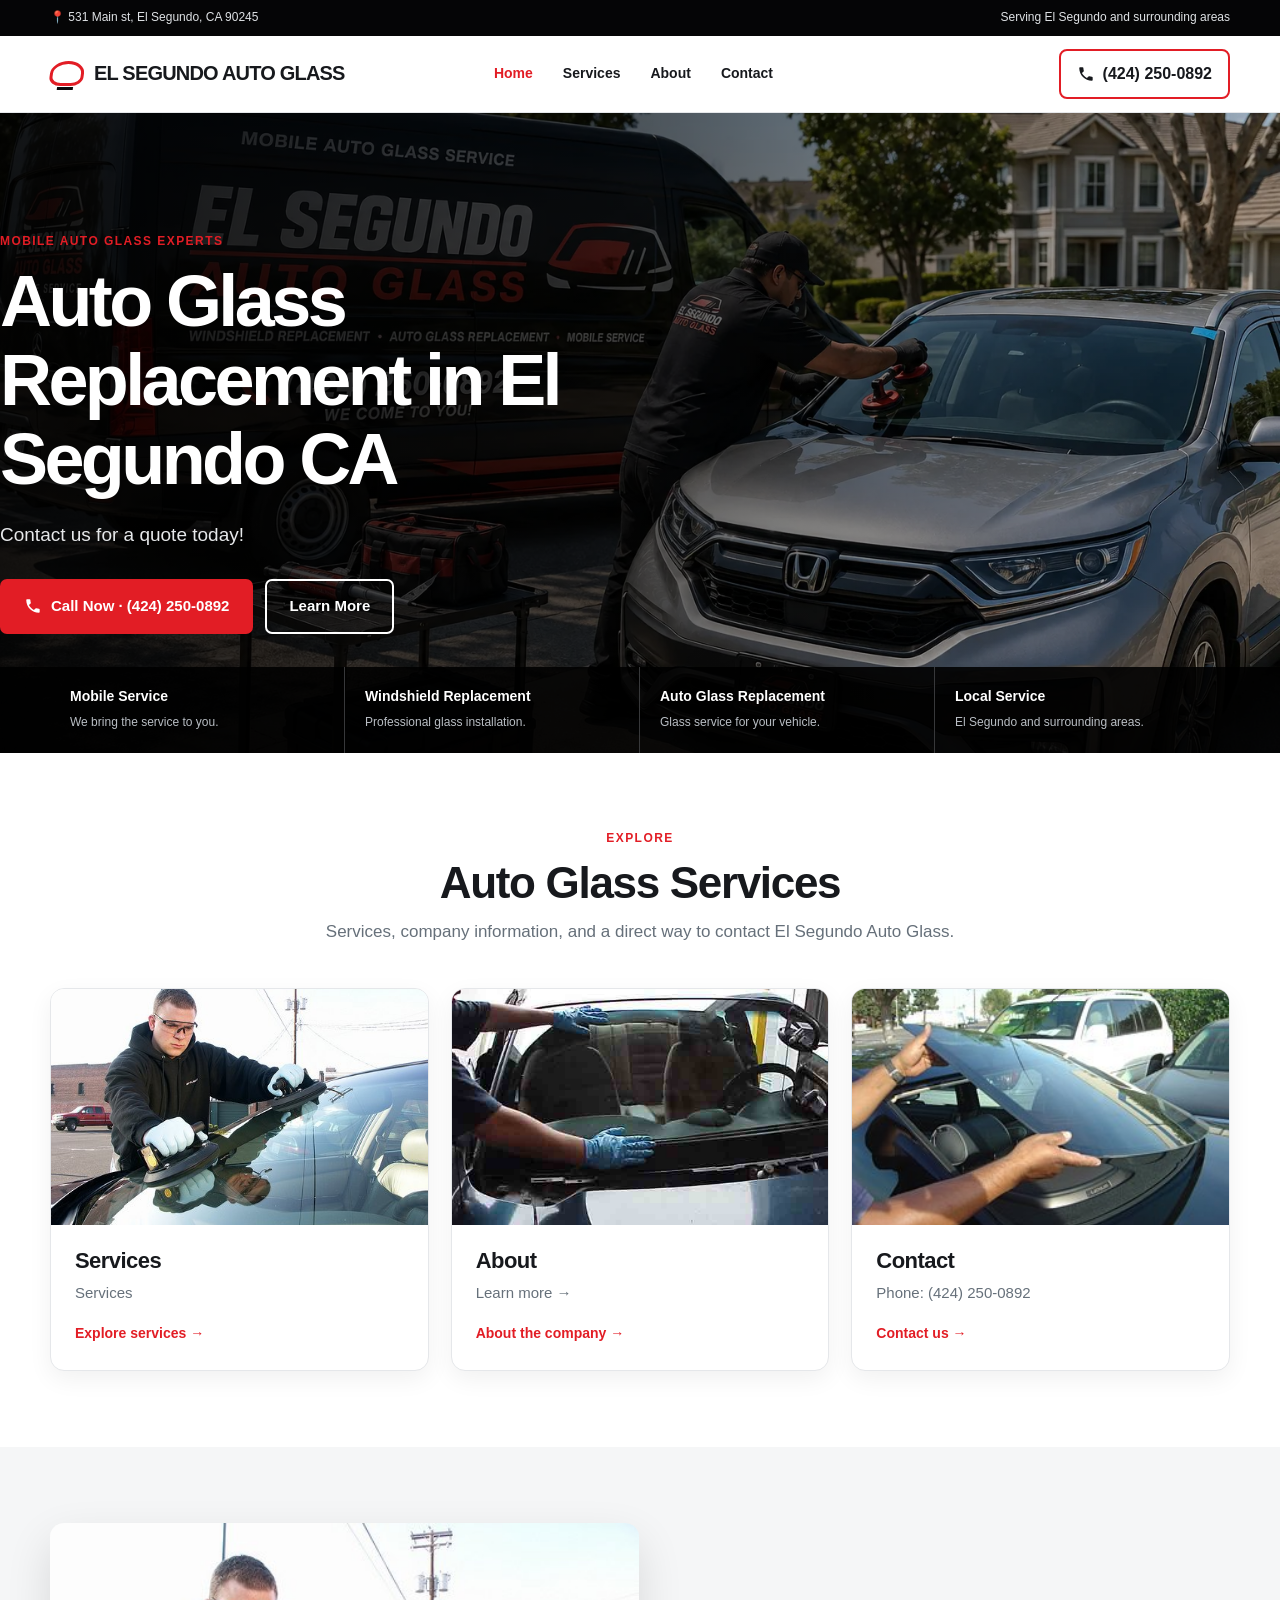
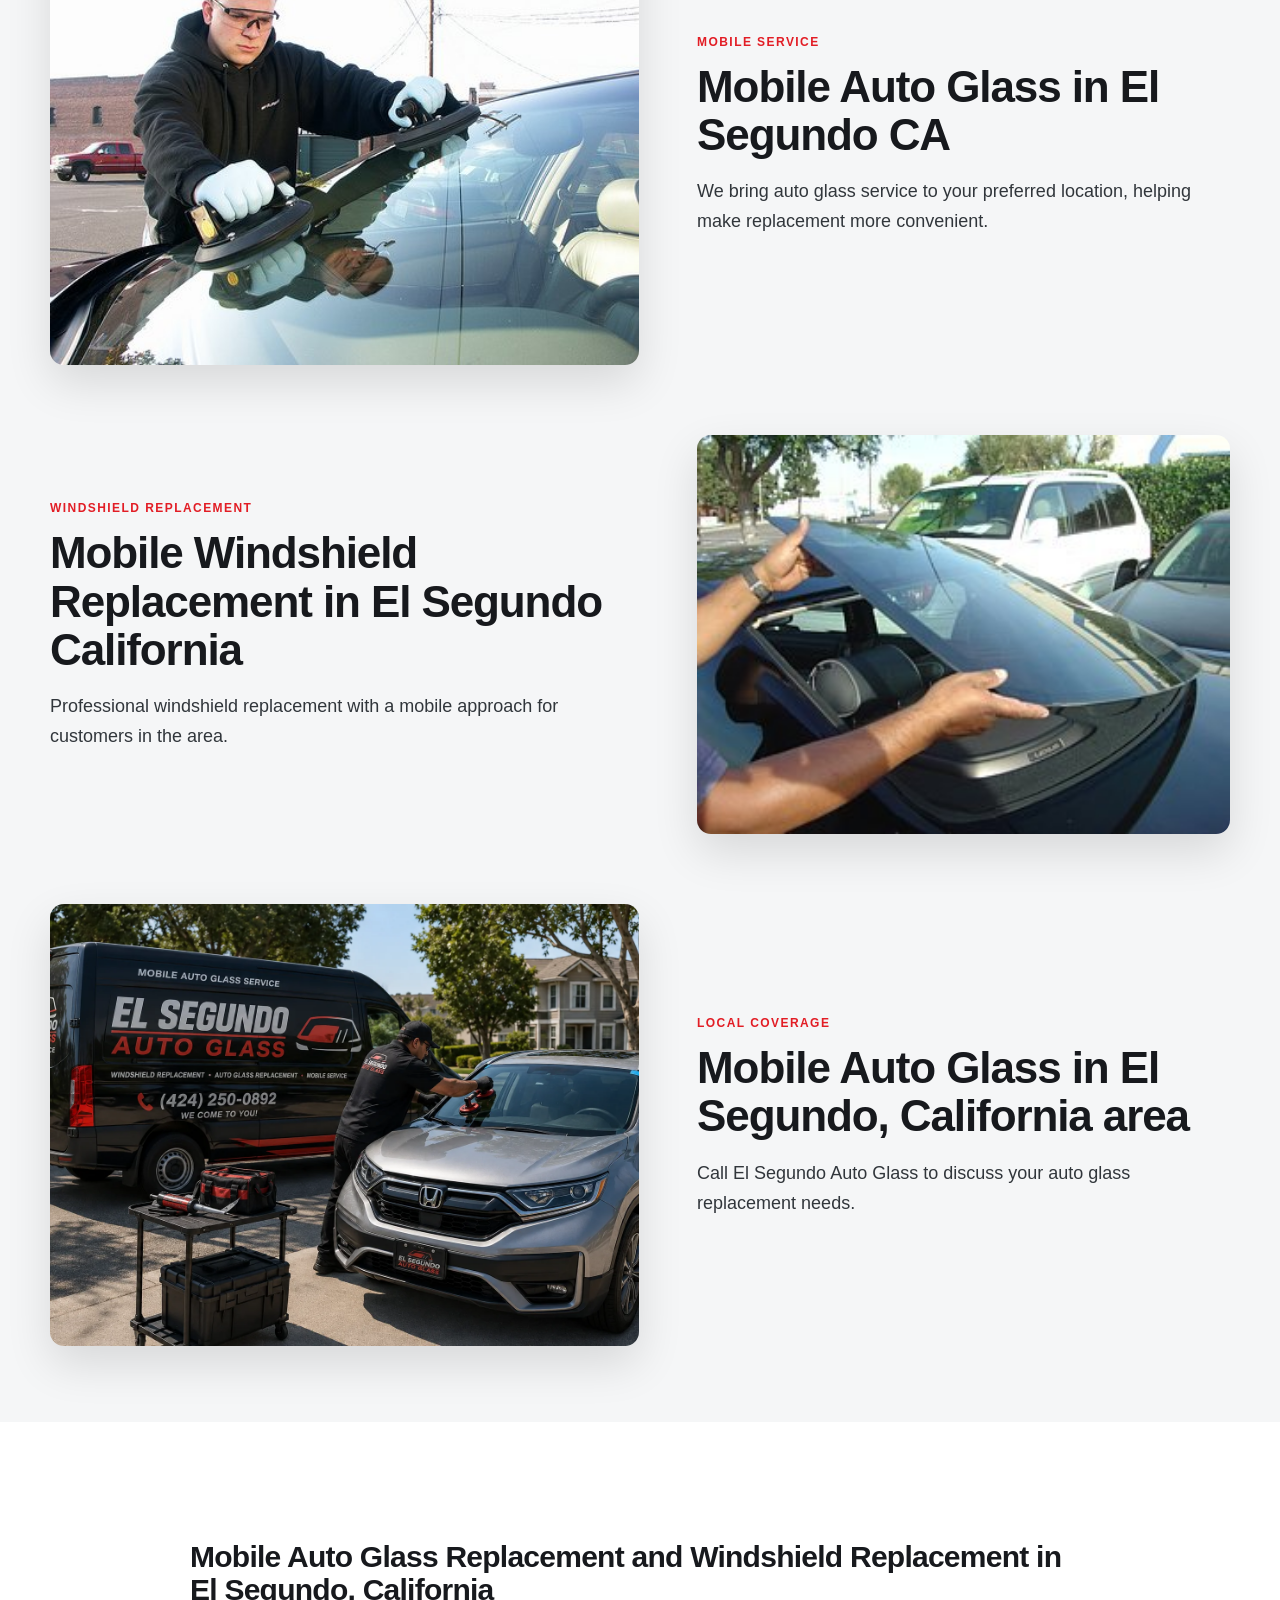
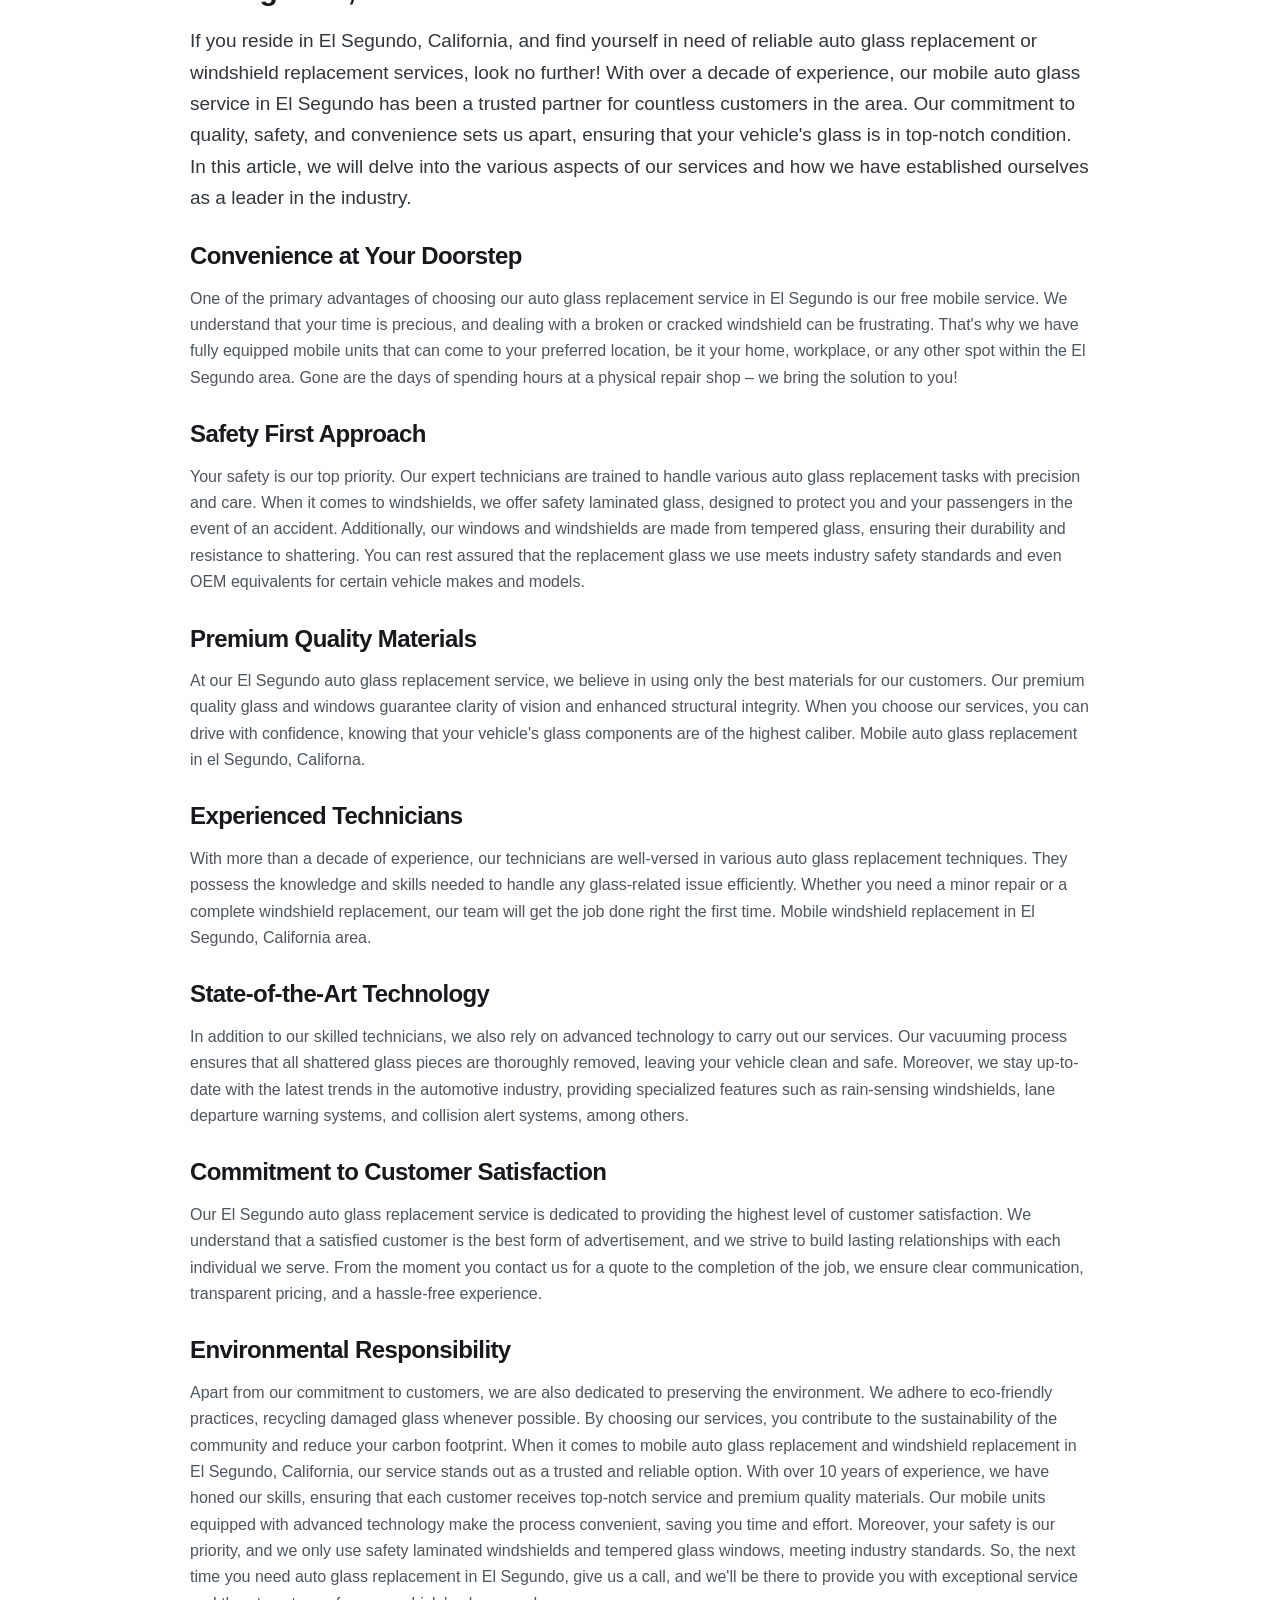
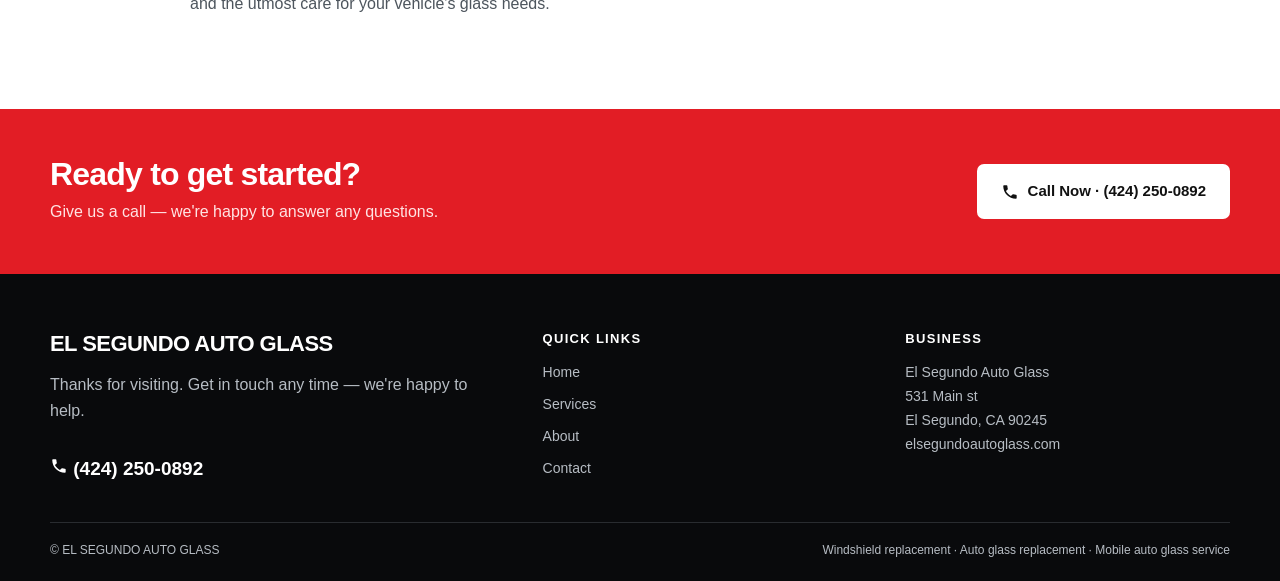
<file: index.html>
<!DOCTYPE html><html lang="en"><head><meta charset="utf-8"><meta name="viewport" content="width=device-width, initial-scale=1"><title>Mobile Auto Glass Replacement in El Segundo Windshield Replacement in El Segundo CA</title><meta name="description" content="El Segundo auto glass has been providing auto glass replacement in El Segundo area for more than 10 years. Give us a call today and get an estimate for your windshield repair in El Segundo CA or nearby city. Auto glass repair in Torrance, windshield repair in Gardena, car glass repair in Torrance, mobile car glass in El Segundo, auto glass in Torrance, windshield replacement in Inglewood, mobile auto glass in Hawthorne, car glass in Torrance, windshield replacement in El Segundo."><link rel="canonical" href="https://elsegundoautoglass.com/"/><link rel="stylesheet" href="assets/redesign.css"><script type="application/ld+json">{"@context":"https://schema.org","@type":"AutomotiveBusiness","name":"El Segundo Auto Glass","url":"https://elsegundoautoglass.com","telephone":"+1-424-250-0892","address":{"@type":"PostalAddress","streetAddress":"531 Main st","addressLocality":"El Segundo","addressRegion":"CA","postalCode":"90245","addressCountry":"US"},"areaServed":"El Segundo and surrounding areas","serviceType":["Windshield replacement","Auto glass replacement","Mobile auto glass service"]}</script></head><body><div class="topbar"><div class="container"><span>📍 531 Main st, El Segundo, CA 90245</span><span>Serving El Segundo and surrounding areas</span></div></div>
<header class="site-header"><div class="container header-inner">
<a href="index.html" class="brand"><span class="brand-mark" aria-hidden="true"></span>EL SEGUNDO AUTO GLASS</a>
<nav class="nav" aria-label="Primary navigation"><a href="index.html" class="active">Home</a><a href="services.html" class="">Services</a><a href="about.html" class="">About</a><a href="contact_us.html" class="">Contact</a></nav><div class="nav-backdrop"></div>
<a class="header-call" href="tel:4242500892"><svg aria-hidden="true" viewBox="0 0 24 24" width="18" height="18" fill="currentColor"><path d="M6.6 10.8c1.4 2.8 3.8 5.1 6.6 6.6l2.2-2.2c.3-.3.7-.4 1-.2 1.1.4 2.3.6 3.5.6.6 0 1 .4 1 1V20c0 .6-.4 1-1 1C10.6 21 3 13.4 3 4c0-.6.4-1 1-1h3.5c.6 0 1 .4 1 1 0 1.2.2 2.4.6 3.5.1.4 0 .8-.3 1L6.6 10.8z"/></svg><span>(424) 250-0892</span></a>
<button class="nav-toggle" aria-label="Open menu" aria-expanded="false"><span></span><span></span><span></span></button>
</div></header>
<section class="hero"><div class="container hero-inner"><div class="hero-copy">
<span class="eyebrow">Mobile Auto Glass Experts</span><h1>Auto Glass Replacement in El Segundo CA</h1><p>Contact us for a quote today!</p>
<div class="hero-actions"><a class="btn btn-red" href="tel:4242500892"><svg aria-hidden="true" viewBox="0 0 24 24" width="18" height="18" fill="currentColor"><path d="M6.6 10.8c1.4 2.8 3.8 5.1 6.6 6.6l2.2-2.2c.3-.3.7-.4 1-.2 1.1.4 2.3.6 3.5.6.6 0 1 .4 1 1V20c0 .6-.4 1-1 1C10.6 21 3 13.4 3 4c0-.6.4-1 1-1h3.5c.6 0 1 .4 1 1 0 1.2.2 2.4.6 3.5.1.4 0 .8-.3 1L6.6 10.8z"/></svg> Call Now · (424) 250-0892</a><a class="btn btn-outline" href="#more">Learn More</a></div>
</div></div><div class="hero-meta"><div class="container">
<div class="meta-item"><strong>Mobile Service</strong><span>We bring the service to you.</span></div><div class="meta-item"><strong>Windshield Replacement</strong><span>Professional glass installation.</span></div><div class="meta-item"><strong>Auto Glass Replacement</strong><span>Glass service for your vehicle.</span></div><div class="meta-item"><strong>Local Service</strong><span>El Segundo and surrounding areas.</span></div>
</div></div></section>
<section class="section"><div class="container"><div class="section-head"><span class="eyebrow">Explore</span><h2>Auto Glass Services</h2><p>Services, company information, and a direct way to contact El Segundo Auto Glass.</p></div>
<div class="cards">
<a class="card" href="services.html"><div class="card-media"><img src="images/windshield-installation.jpg" alt="Windshield replacement service" loading="lazy"></div><div class="card-body"><h3>Services</h3><p>Services</p><span class="card-link">Explore services →</span></div></a>
<a class="card" href="about.html"><div class="card-media"><img src="images/glass-replacement.jpg" alt="Auto glass replacement service" loading="lazy"></div><div class="card-body"><h3>About</h3><p>Learn more →</p><span class="card-link">About the company →</span></div></a>
<a class="card" href="contact_us.html"><div class="card-media"><img src="images/windshield-fitting.jpg" alt="Mobile auto glass technician" loading="lazy"></div><div class="card-body"><h3>Contact</h3><p>Phone: (424) 250-0892</p><span class="card-link">Contact us →</span></div></a>
</div></div></section>
<section class="section section-light" id="more"><div class="container">
<div class="split"><div class="split-media"><img src="images/windshield-installation.jpg" alt="Mobile Auto Glass in El Segundo CA" loading="lazy"></div><div><span class="eyebrow">Mobile Service</span><h2>Mobile Auto Glass in El Segundo CA</h2><p class="lead">We bring auto glass service to your preferred location, helping make replacement more convenient.</p></div></div>
<div class="split reverse" style="margin-top:70px"><div class="split-media"><img src="images/windshield-fitting.jpg" alt="Mobile Windshield Replacement in El Segundo California" loading="lazy"></div><div><span class="eyebrow">Windshield Replacement</span><h2>Mobile Windshield Replacement in El Segundo California</h2><p class="lead">Professional windshield replacement with a mobile approach for customers in the area.</p></div></div>
<div class="split" style="margin-top:70px"><div class="split-media"><img src="images/hero-wide.webp" alt="Mobile Auto Glass in El Segundo, California area" loading="lazy"></div><div><span class="eyebrow">Local Coverage</span><h2>Mobile Auto Glass in El Segundo, California area</h2><p class="lead">Call El Segundo Auto Glass to discuss your auto glass replacement needs.</p></div></div>
</div></section>
<section class="section"><div class="container article">
<h2>Mobile Auto Glass Replacement and Windshield Replacement in El Segundo, California</h2>
<p class="article-intro">If you reside in El Segundo, California, and find yourself in need of reliable auto glass replacement or windshield replacement services, look no further! With over a decade of experience, our mobile auto glass service in El Segundo has been a trusted partner for countless customers in the area. Our commitment to quality, safety, and convenience sets us apart, ensuring that your vehicle's glass is in top-notch condition. In this article, we will delve into the various aspects of our services and how we have established ourselves as a leader in the industry.</p>
<h3>Convenience at Your Doorstep</h3><p>One of the primary advantages of choosing our auto glass replacement service in El Segundo is our free mobile service. We understand that your time is precious, and dealing with a broken or cracked windshield can be frustrating. That's why we have fully equipped mobile units that can come to your preferred location, be it your home, workplace, or any other spot within the El Segundo area. Gone are the days of spending hours at a physical repair shop – we bring the solution to you!</p>
<h3>Safety First Approach</h3><p>Your safety is our top priority. Our expert technicians are trained to handle various auto glass replacement tasks with precision and care. When it comes to windshields, we offer safety laminated glass, designed to protect you and your passengers in the event of an accident. Additionally, our windows and windshields are made from tempered glass, ensuring their durability and resistance to shattering. You can rest assured that the replacement glass we use meets industry safety standards and even OEM equivalents for certain vehicle makes and models.</p>
<h3>Premium Quality Materials</h3><p>At our El Segundo auto glass replacement service, we believe in using only the best materials for our customers. Our premium quality glass and windows guarantee clarity of vision and enhanced structural integrity. When you choose our services, you can drive with confidence, knowing that your vehicle's glass components are of the highest caliber. Mobile auto glass replacement in el Segundo, Californa.</p>
<h3>Experienced Technicians</h3><p>With more than a decade of experience, our technicians are well-versed in various auto glass replacement techniques. They possess the knowledge and skills needed to handle any glass-related issue efficiently. Whether you need a minor repair or a complete windshield replacement, our team will get the job done right the first time. Mobile windshield replacement in El Segundo, California area.</p>
<h3>State-of-the-Art Technology</h3><p>In addition to our skilled technicians, we also rely on advanced technology to carry out our services. Our vacuuming process ensures that all shattered glass pieces are thoroughly removed, leaving your vehicle clean and safe. Moreover, we stay up-to-date with the latest trends in the automotive industry, providing specialized features such as rain-sensing windshields, lane departure warning systems, and collision alert systems, among others.</p>
<h3>Commitment to Customer Satisfaction</h3><p>Our El Segundo auto glass replacement service is dedicated to providing the highest level of customer satisfaction. We understand that a satisfied customer is the best form of advertisement, and we strive to build lasting relationships with each individual we serve. From the moment you contact us for a quote to the completion of the job, we ensure clear communication, transparent pricing, and a hassle-free experience.</p>
<h3>Environmental Responsibility</h3><p>Apart from our commitment to customers, we are also dedicated to preserving the environment. We adhere to eco-friendly practices, recycling damaged glass whenever possible. By choosing our services, you contribute to the sustainability of the community and reduce your carbon footprint. When it comes to mobile auto glass replacement and windshield replacement in El Segundo, California, our service stands out as a trusted and reliable option. With over 10 years of experience, we have honed our skills, ensuring that each customer receives top-notch service and premium quality materials. Our mobile units equipped with advanced technology make the process convenient, saving you time and effort. Moreover, your safety is our priority, and we only use safety laminated windshields and tempered glass windows, meeting industry standards. So, the next time you need auto glass replacement in El Segundo, give us a call, and we'll be there to provide you with exceptional service and the utmost care for your vehicle's glass needs.</p>
</div></section>
<section class="cta"><div class="container cta-inner"><div><h2>Ready to get started?</h2><p>Give us a call — we're happy to answer any questions.</p></div><a class="btn btn-light" href="tel:4242500892"><svg aria-hidden="true" viewBox="0 0 24 24" width="18" height="18" fill="currentColor"><path d="M6.6 10.8c1.4 2.8 3.8 5.1 6.6 6.6l2.2-2.2c.3-.3.7-.4 1-.2 1.1.4 2.3.6 3.5.6.6 0 1 .4 1 1V20c0 .6-.4 1-1 1C10.6 21 3 13.4 3 4c0-.6.4-1 1-1h3.5c.6 0 1 .4 1 1 0 1.2.2 2.4.6 3.5.1.4 0 .8-.3 1L6.6 10.8z"/></svg> Call Now · (424) 250-0892</a></div></section>
<footer class="site-footer"><div class="container"><div class="footer-grid">
<div class="footer-brand"><h3>EL SEGUNDO AUTO GLASS</h3><p>Thanks for visiting. Get in touch any time — we're happy to help.</p><a class="footer-phone" href="tel:4242500892"><svg aria-hidden="true" viewBox="0 0 24 24" width="18" height="18" fill="currentColor"><path d="M6.6 10.8c1.4 2.8 3.8 5.1 6.6 6.6l2.2-2.2c.3-.3.7-.4 1-.2 1.1.4 2.3.6 3.5.6.6 0 1 .4 1 1V20c0 .6-.4 1-1 1C10.6 21 3 13.4 3 4c0-.6.4-1 1-1h3.5c.6 0 1 .4 1 1 0 1.2.2 2.4.6 3.5.1.4 0 .8-.3 1L6.6 10.8z"/></svg> (424) 250-0892</a></div>
<div><h4>Quick Links</h4><div class="footer-links"><a href="index.html">Home</a><a href="services.html">Services</a><a href="about.html">About</a><a href="contact_us.html">Contact</a></div></div>
<div><h4>Business</h4><div class="footer-address">El Segundo Auto Glass<br>531 Main st<br>El Segundo, CA 90245<br><a href="https://elsegundoautoglass.com">elsegundoautoglass.com</a></div></div>
</div><div class="footer-bottom"><span>&copy; EL SEGUNDO AUTO GLASS</span><span>Windshield replacement · Auto glass replacement · Mobile auto glass service</span></div></div></footer><script src="assets/redesign.js"></script></body></html>
</file>
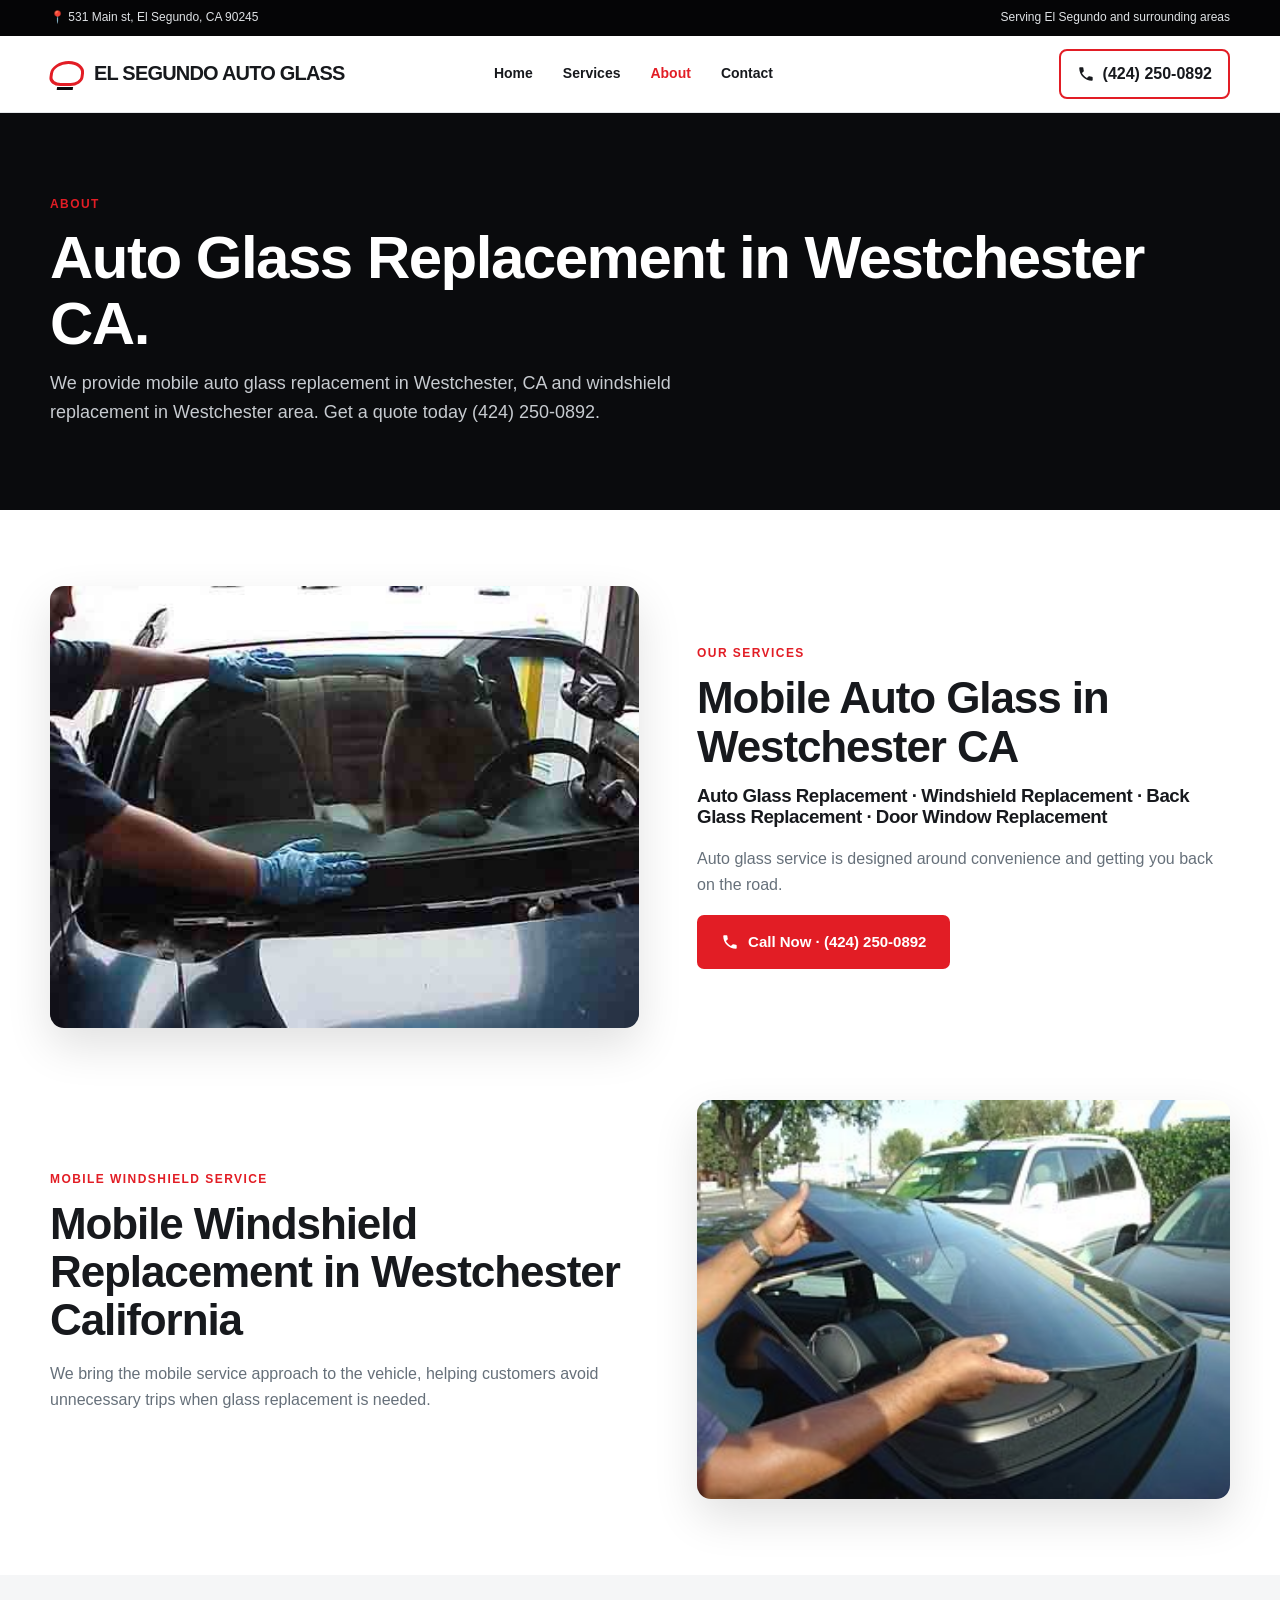
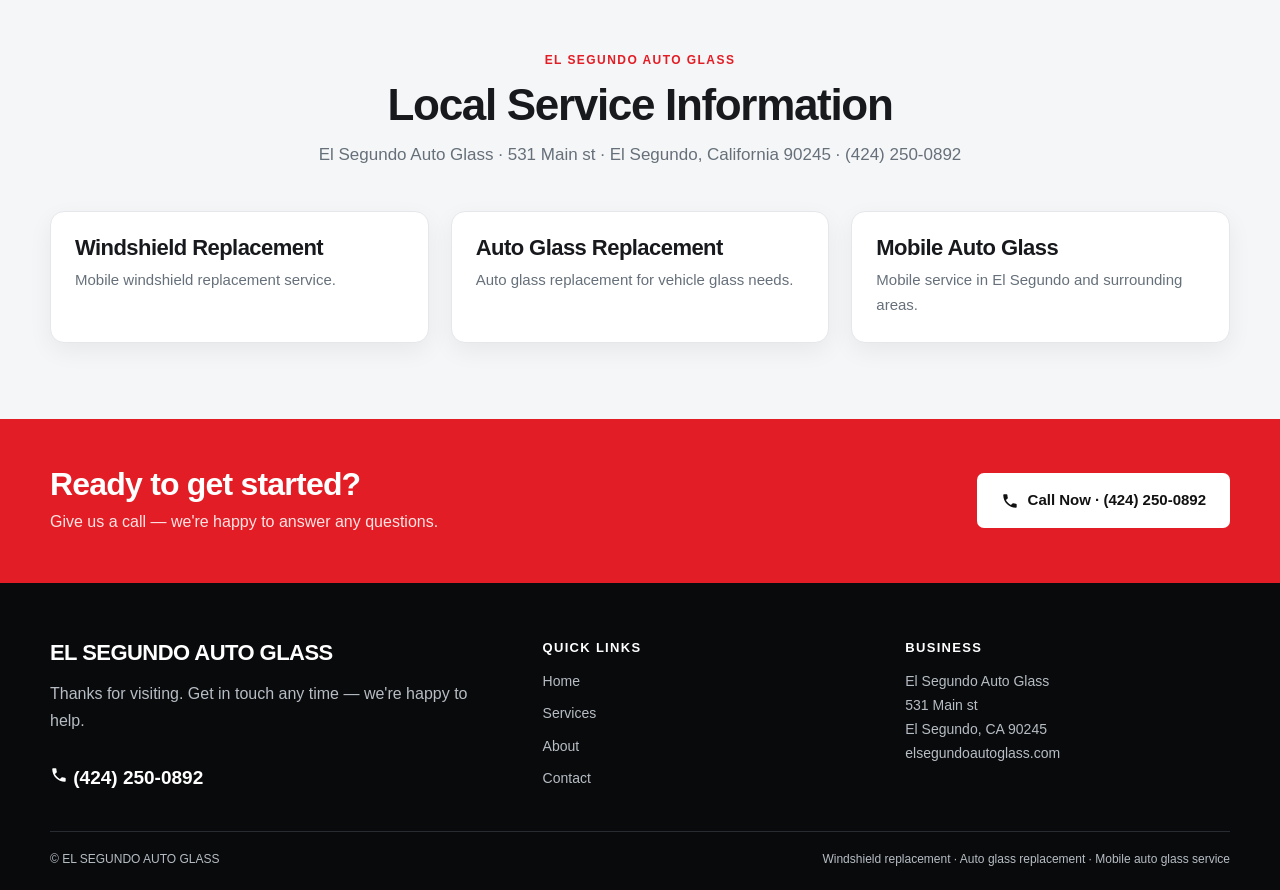
<file: about.html>
<!DOCTYPE html><html lang="en"><head><meta charset="utf-8"><meta name="viewport" content="width=device-width, initial-scale=1"><title>Mobile Auto Glass Replacement in Westchester Windshield Replacement in Westchester CA</title><meta name="description" content="We provide mobile auto glass replacement in Westchester, CA and windshield replacement in Westchester area. Get a quote today (424) 250-0892."><link rel="canonical" href="https://elsegundoautoglass.com/about"/><link rel="stylesheet" href="assets/redesign.css"></head><body><div class="topbar"><div class="container"><span>📍 531 Main st, El Segundo, CA 90245</span><span>Serving El Segundo and surrounding areas</span></div></div>
<header class="site-header"><div class="container header-inner">
<a href="index.html" class="brand"><span class="brand-mark" aria-hidden="true"></span>EL SEGUNDO AUTO GLASS</a>
<nav class="nav" aria-label="Primary navigation"><a href="index.html" class="">Home</a><a href="services.html" class="">Services</a><a href="about.html" class="active">About</a><a href="contact_us.html" class="">Contact</a></nav><div class="nav-backdrop"></div>
<a class="header-call" href="tel:4242500892"><svg aria-hidden="true" viewBox="0 0 24 24" width="18" height="18" fill="currentColor"><path d="M6.6 10.8c1.4 2.8 3.8 5.1 6.6 6.6l2.2-2.2c.3-.3.7-.4 1-.2 1.1.4 2.3.6 3.5.6.6 0 1 .4 1 1V20c0 .6-.4 1-1 1C10.6 21 3 13.4 3 4c0-.6.4-1 1-1h3.5c.6 0 1 .4 1 1 0 1.2.2 2.4.6 3.5.1.4 0 .8-.3 1L6.6 10.8z"/></svg><span>(424) 250-0892</span></a>
<button class="nav-toggle" aria-label="Open menu" aria-expanded="false"><span></span><span></span><span></span></button>
</div></header>
<section class="page-hero"><div class="container"><span class="eyebrow">About</span><h1>Auto Glass Replacement in Westchester CA.</h1><p>We provide mobile auto glass replacement in Westchester, CA and windshield replacement in Westchester area. Get a quote today (424) 250-0892.</p></div></section>
<section class="section"><div class="container">
<div class="split"><div class="split-media"><img src="images/glass-replacement.jpg" alt="Mobile Auto Glass in Westchester CA" loading="lazy"></div><div><span class="eyebrow">Our Services</span><h2>Mobile Auto Glass in Westchester CA</h2><h3>Auto Glass Replacement · Windshield Replacement · Back Glass Replacement · Door Window Replacement</h3><p>Auto glass service is designed around convenience and getting you back on the road.</p><a class="btn btn-red" href="tel:4242500892"><svg aria-hidden="true" viewBox="0 0 24 24" width="18" height="18" fill="currentColor"><path d="M6.6 10.8c1.4 2.8 3.8 5.1 6.6 6.6l2.2-2.2c.3-.3.7-.4 1-.2 1.1.4 2.3.6 3.5.6.6 0 1 .4 1 1V20c0 .6-.4 1-1 1C10.6 21 3 13.4 3 4c0-.6.4-1 1-1h3.5c.6 0 1 .4 1 1 0 1.2.2 2.4.6 3.5.1.4 0 .8-.3 1L6.6 10.8z"/></svg> Call Now · (424) 250-0892</a></div></div>
<div class="split reverse" style="margin-top:72px"><div class="split-media"><img src="images/windshield-fitting.jpg" alt="Mobile Windshield Replacement in Westchester California" loading="lazy"></div><div><span class="eyebrow">Mobile Windshield Service</span><h2>Mobile Windshield Replacement in Westchester California</h2><p>We bring the mobile service approach to the vehicle, helping customers avoid unnecessary trips when glass replacement is needed.</p></div></div>
</div></section>
<section class="section section-light"><div class="container"><div class="section-head"><span class="eyebrow">El Segundo Auto Glass</span><h2>Local Service Information</h2><p>El Segundo Auto Glass · 531 Main st · El Segundo, California 90245 · (424) 250-0892</p></div>
<div class="cards"><div class="card"><div class="card-body"><h3>Windshield Replacement</h3><p>Mobile windshield replacement service.</p></div></div><div class="card"><div class="card-body"><h3>Auto Glass Replacement</h3><p>Auto glass replacement for vehicle glass needs.</p></div></div><div class="card"><div class="card-body"><h3>Mobile Auto Glass</h3><p>Mobile service in El Segundo and surrounding areas.</p></div></div></div></div></section>
<section class="cta"><div class="container cta-inner"><div><h2>Ready to get started?</h2><p>Give us a call — we're happy to answer any questions.</p></div><a class="btn btn-light" href="tel:4242500892"><svg aria-hidden="true" viewBox="0 0 24 24" width="18" height="18" fill="currentColor"><path d="M6.6 10.8c1.4 2.8 3.8 5.1 6.6 6.6l2.2-2.2c.3-.3.7-.4 1-.2 1.1.4 2.3.6 3.5.6.6 0 1 .4 1 1V20c0 .6-.4 1-1 1C10.6 21 3 13.4 3 4c0-.6.4-1 1-1h3.5c.6 0 1 .4 1 1 0 1.2.2 2.4.6 3.5.1.4 0 .8-.3 1L6.6 10.8z"/></svg> Call Now · (424) 250-0892</a></div></section>
<footer class="site-footer"><div class="container"><div class="footer-grid">
<div class="footer-brand"><h3>EL SEGUNDO AUTO GLASS</h3><p>Thanks for visiting. Get in touch any time — we're happy to help.</p><a class="footer-phone" href="tel:4242500892"><svg aria-hidden="true" viewBox="0 0 24 24" width="18" height="18" fill="currentColor"><path d="M6.6 10.8c1.4 2.8 3.8 5.1 6.6 6.6l2.2-2.2c.3-.3.7-.4 1-.2 1.1.4 2.3.6 3.5.6.6 0 1 .4 1 1V20c0 .6-.4 1-1 1C10.6 21 3 13.4 3 4c0-.6.4-1 1-1h3.5c.6 0 1 .4 1 1 0 1.2.2 2.4.6 3.5.1.4 0 .8-.3 1L6.6 10.8z"/></svg> (424) 250-0892</a></div>
<div><h4>Quick Links</h4><div class="footer-links"><a href="index.html">Home</a><a href="services.html">Services</a><a href="about.html">About</a><a href="contact_us.html">Contact</a></div></div>
<div><h4>Business</h4><div class="footer-address">El Segundo Auto Glass<br>531 Main st<br>El Segundo, CA 90245<br><a href="https://elsegundoautoglass.com">elsegundoautoglass.com</a></div></div>
</div><div class="footer-bottom"><span>&copy; EL SEGUNDO AUTO GLASS</span><span>Windshield replacement · Auto glass replacement · Mobile auto glass service</span></div></div></footer><script src="assets/redesign.js"></script></body></html>
</file>
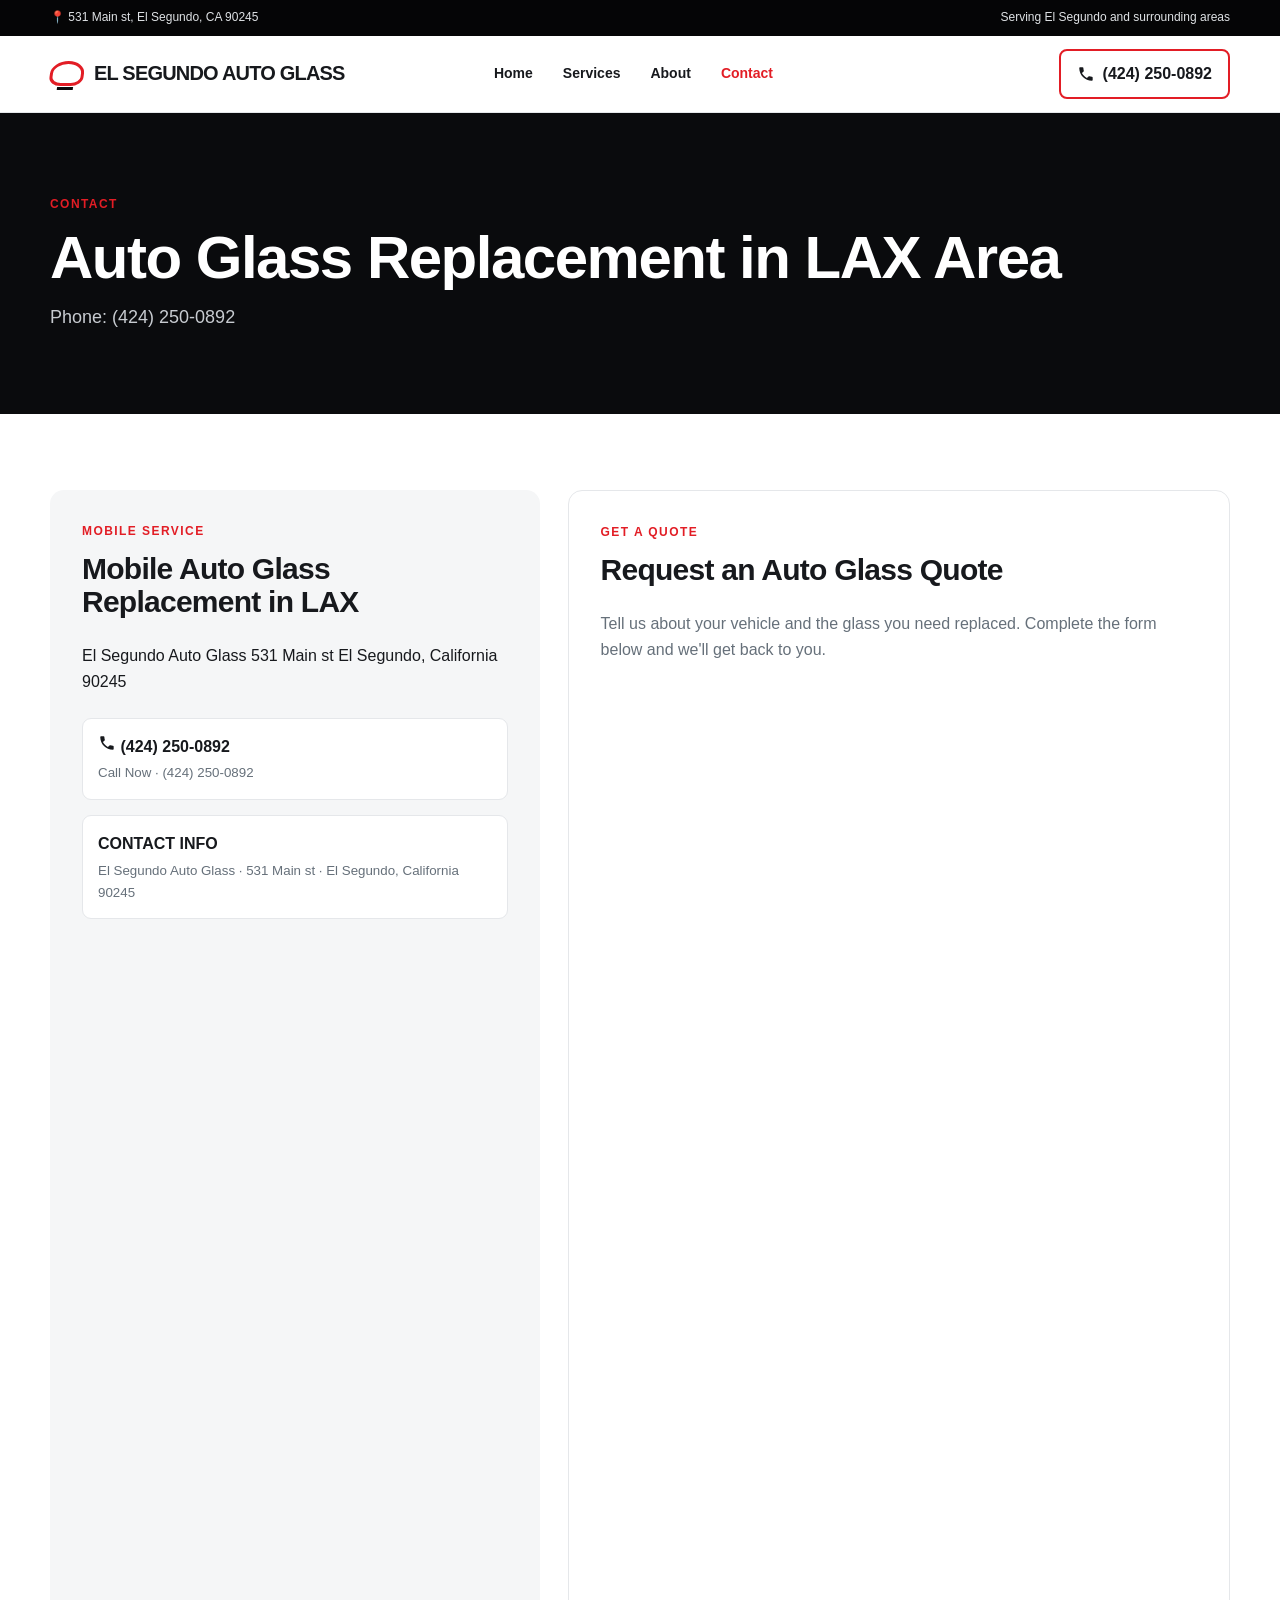
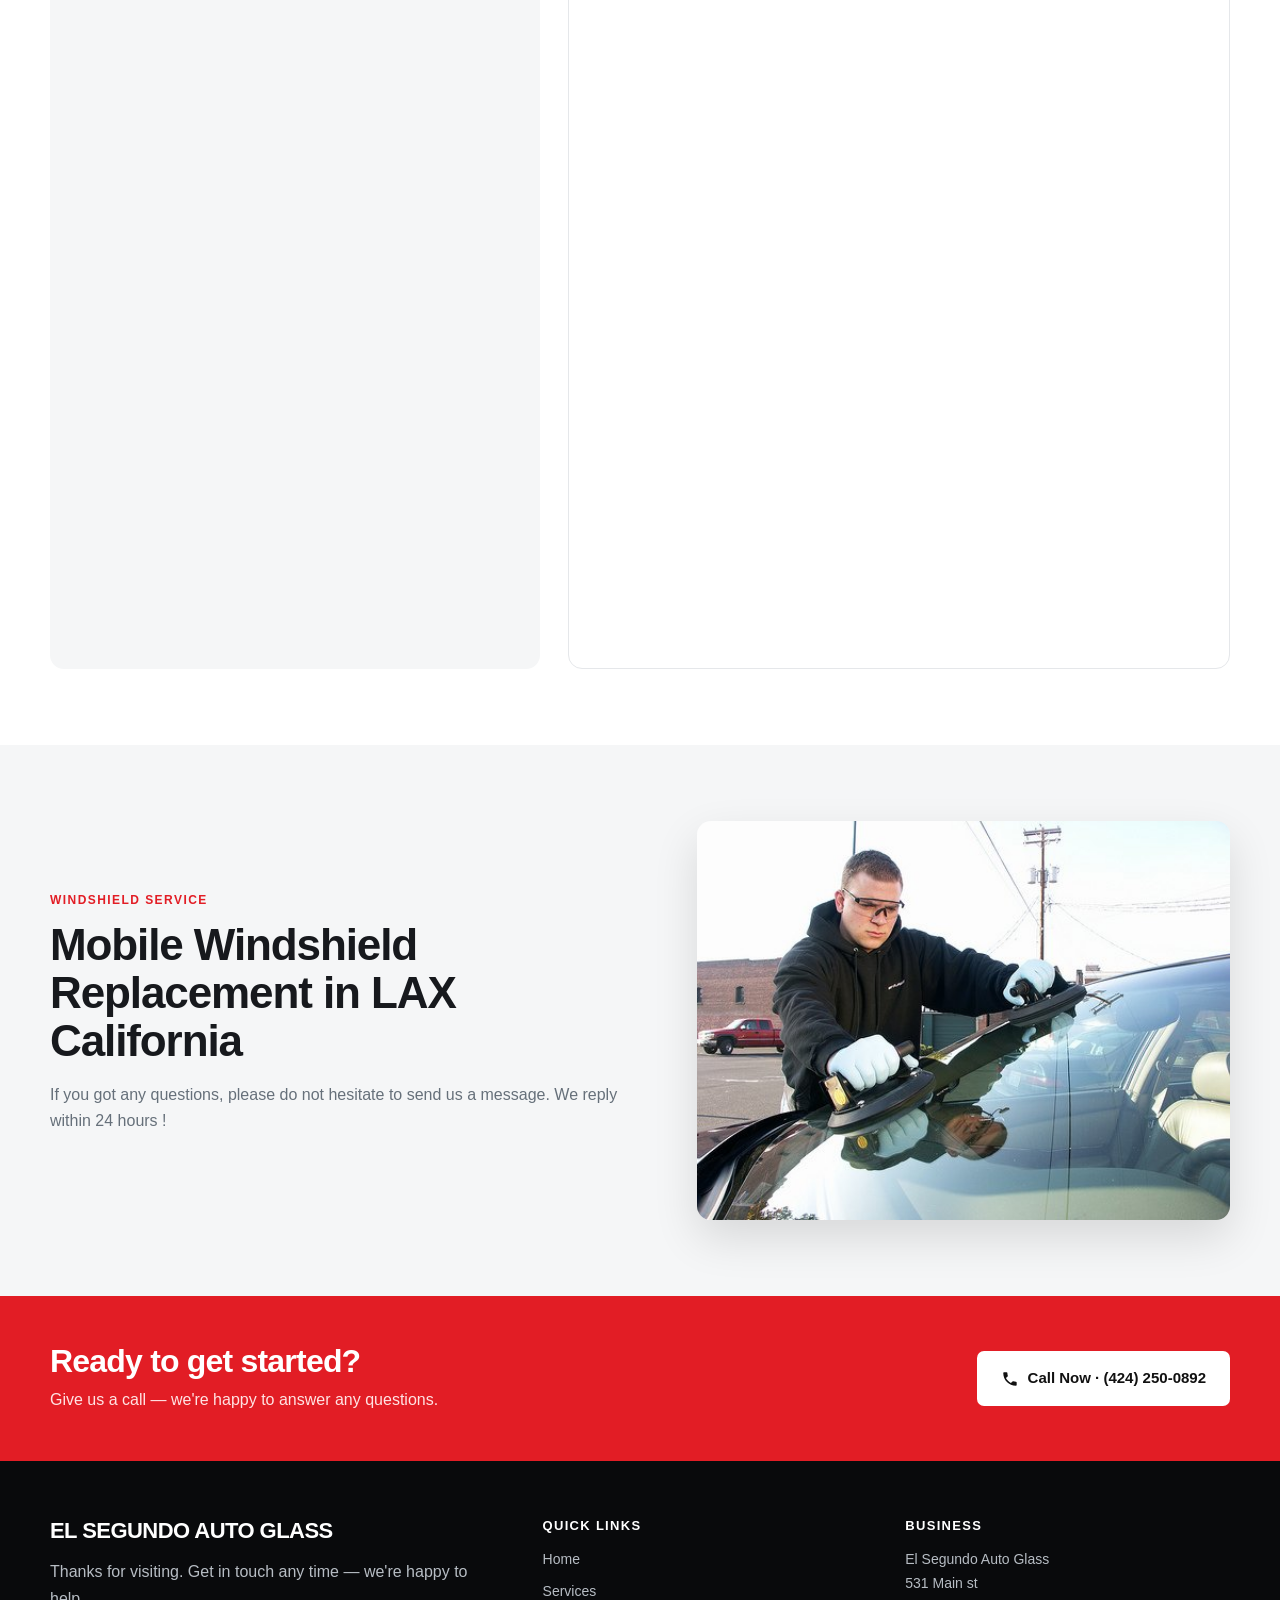
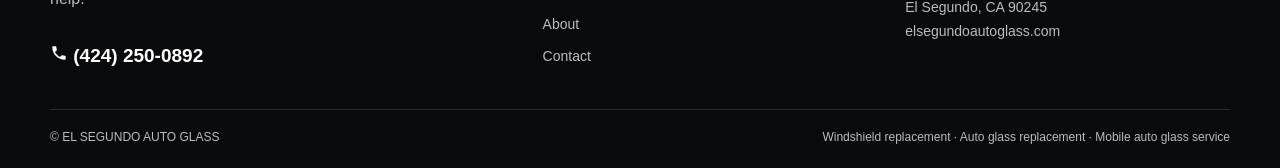
<file: contact_us.html>
<!DOCTYPE html><html lang="en"><head><meta charset="utf-8"><meta name="viewport" content="width=device-width, initial-scale=1"><title>Mobile Auto Glass Replacement in LAX Windshield Replacement in LAX Area.</title><meta name="description" content="We provide mobile auto glass replacement in LAX, and windshield replacement in LAX, call us today for a quote (424) 250-0892."><link rel="canonical" href="https://elsegundoautoglass.com/contact_us"/><link rel="stylesheet" href="assets/redesign.css"></head><body><div class="topbar"><div class="container"><span>📍 531 Main st, El Segundo, CA 90245</span><span>Serving El Segundo and surrounding areas</span></div></div>
<header class="site-header"><div class="container header-inner">
<a href="index.html" class="brand"><span class="brand-mark" aria-hidden="true"></span>EL SEGUNDO AUTO GLASS</a>
<nav class="nav" aria-label="Primary navigation"><a href="index.html" class="">Home</a><a href="services.html" class="">Services</a><a href="about.html" class="">About</a><a href="contact_us.html" class="active">Contact</a></nav><div class="nav-backdrop"></div>
<a class="header-call" href="tel:4242500892"><svg aria-hidden="true" viewBox="0 0 24 24" width="18" height="18" fill="currentColor"><path d="M6.6 10.8c1.4 2.8 3.8 5.1 6.6 6.6l2.2-2.2c.3-.3.7-.4 1-.2 1.1.4 2.3.6 3.5.6.6 0 1 .4 1 1V20c0 .6-.4 1-1 1C10.6 21 3 13.4 3 4c0-.6.4-1 1-1h3.5c.6 0 1 .4 1 1 0 1.2.2 2.4.6 3.5.1.4 0 .8-.3 1L6.6 10.8z"/></svg><span>(424) 250-0892</span></a>
<button class="nav-toggle" aria-label="Open menu" aria-expanded="false"><span></span><span></span><span></span></button>
</div></header>
<section class="page-hero"><div class="container"><span class="eyebrow">Contact</span><h1>Auto Glass Replacement in LAX Area</h1><p>Phone: (424) 250-0892</p></div></section>
<section class="section"><div class="container contact-grid">
<div class="contact-card"><span class="eyebrow">Mobile Service</span><h2>Mobile Auto Glass Replacement in LAX</h2><p>El Segundo Auto Glass 531 Main st El Segundo, California 90245</p>
<div class="contact-list"><a href="tel:4242500892"><svg aria-hidden="true" viewBox="0 0 24 24" width="18" height="18" fill="currentColor"><path d="M6.6 10.8c1.4 2.8 3.8 5.1 6.6 6.6l2.2-2.2c.3-.3.7-.4 1-.2 1.1.4 2.3.6 3.5.6.6 0 1 .4 1 1V20c0 .6-.4 1-1 1C10.6 21 3 13.4 3 4c0-.6.4-1 1-1h3.5c.6 0 1 .4 1 1 0 1.2.2 2.4.6 3.5.1.4 0 .8-.3 1L6.6 10.8z"/></svg> (424) 250-0892<small>Call Now · (424) 250-0892</small></a><div>CONTACT INFO<small>El Segundo Auto Glass · 531 Main st · El Segundo, California 90245</small></div></div></div>
<div class="message-card quote-form-card">
  <span class="eyebrow">Get a Quote</span>
  <h2>Request an Auto Glass Quote</h2>
  <p class="quote-form-intro">
    Tell us about your vehicle and the glass you need replaced.
    Complete the form below and we'll get back to you.
  </p>
  <div class="quote-iframe-wrap">
    <iframe
      src="https://autoglassquote.netlify.app/"
      title="Auto Glass Quote Request"
      loading="lazy"
      scrolling="no"></iframe>
  </div>
</div>
</div></section>
<section class="section section-light"><div class="container split"><div><span class="eyebrow">Windshield Service</span><h2>Mobile Windshield Replacement in LAX California</h2><p>If you got any questions, please do not hesitate to send us a message. We reply within 24 hours !</p></div><div class="split-media"><img src="images/windshield-installation.jpg" alt="Mobile Windshield Replacement in LAX California" loading="lazy"></div></div></section>
<section class="cta"><div class="container cta-inner"><div><h2>Ready to get started?</h2><p>Give us a call — we're happy to answer any questions.</p></div><a class="btn btn-light" href="tel:4242500892"><svg aria-hidden="true" viewBox="0 0 24 24" width="18" height="18" fill="currentColor"><path d="M6.6 10.8c1.4 2.8 3.8 5.1 6.6 6.6l2.2-2.2c.3-.3.7-.4 1-.2 1.1.4 2.3.6 3.5.6.6 0 1 .4 1 1V20c0 .6-.4 1-1 1C10.6 21 3 13.4 3 4c0-.6.4-1 1-1h3.5c.6 0 1 .4 1 1 0 1.2.2 2.4.6 3.5.1.4 0 .8-.3 1L6.6 10.8z"/></svg> Call Now · (424) 250-0892</a></div></section>
<footer class="site-footer"><div class="container"><div class="footer-grid">
<div class="footer-brand"><h3>EL SEGUNDO AUTO GLASS</h3><p>Thanks for visiting. Get in touch any time — we're happy to help.</p><a class="footer-phone" href="tel:4242500892"><svg aria-hidden="true" viewBox="0 0 24 24" width="18" height="18" fill="currentColor"><path d="M6.6 10.8c1.4 2.8 3.8 5.1 6.6 6.6l2.2-2.2c.3-.3.7-.4 1-.2 1.1.4 2.3.6 3.5.6.6 0 1 .4 1 1V20c0 .6-.4 1-1 1C10.6 21 3 13.4 3 4c0-.6.4-1 1-1h3.5c.6 0 1 .4 1 1 0 1.2.2 2.4.6 3.5.1.4 0 .8-.3 1L6.6 10.8z"/></svg> (424) 250-0892</a></div>
<div><h4>Quick Links</h4><div class="footer-links"><a href="index.html">Home</a><a href="services.html">Services</a><a href="about.html">About</a><a href="contact_us.html">Contact</a></div></div>
<div><h4>Business</h4><div class="footer-address">El Segundo Auto Glass<br>531 Main st<br>El Segundo, CA 90245<br><a href="https://elsegundoautoglass.com">elsegundoautoglass.com</a></div></div>
</div><div class="footer-bottom"><span>&copy; EL SEGUNDO AUTO GLASS</span><span>Windshield replacement · Auto glass replacement · Mobile auto glass service</span></div></div></footer><script src="assets/redesign.js"></script></body></html>
</file>
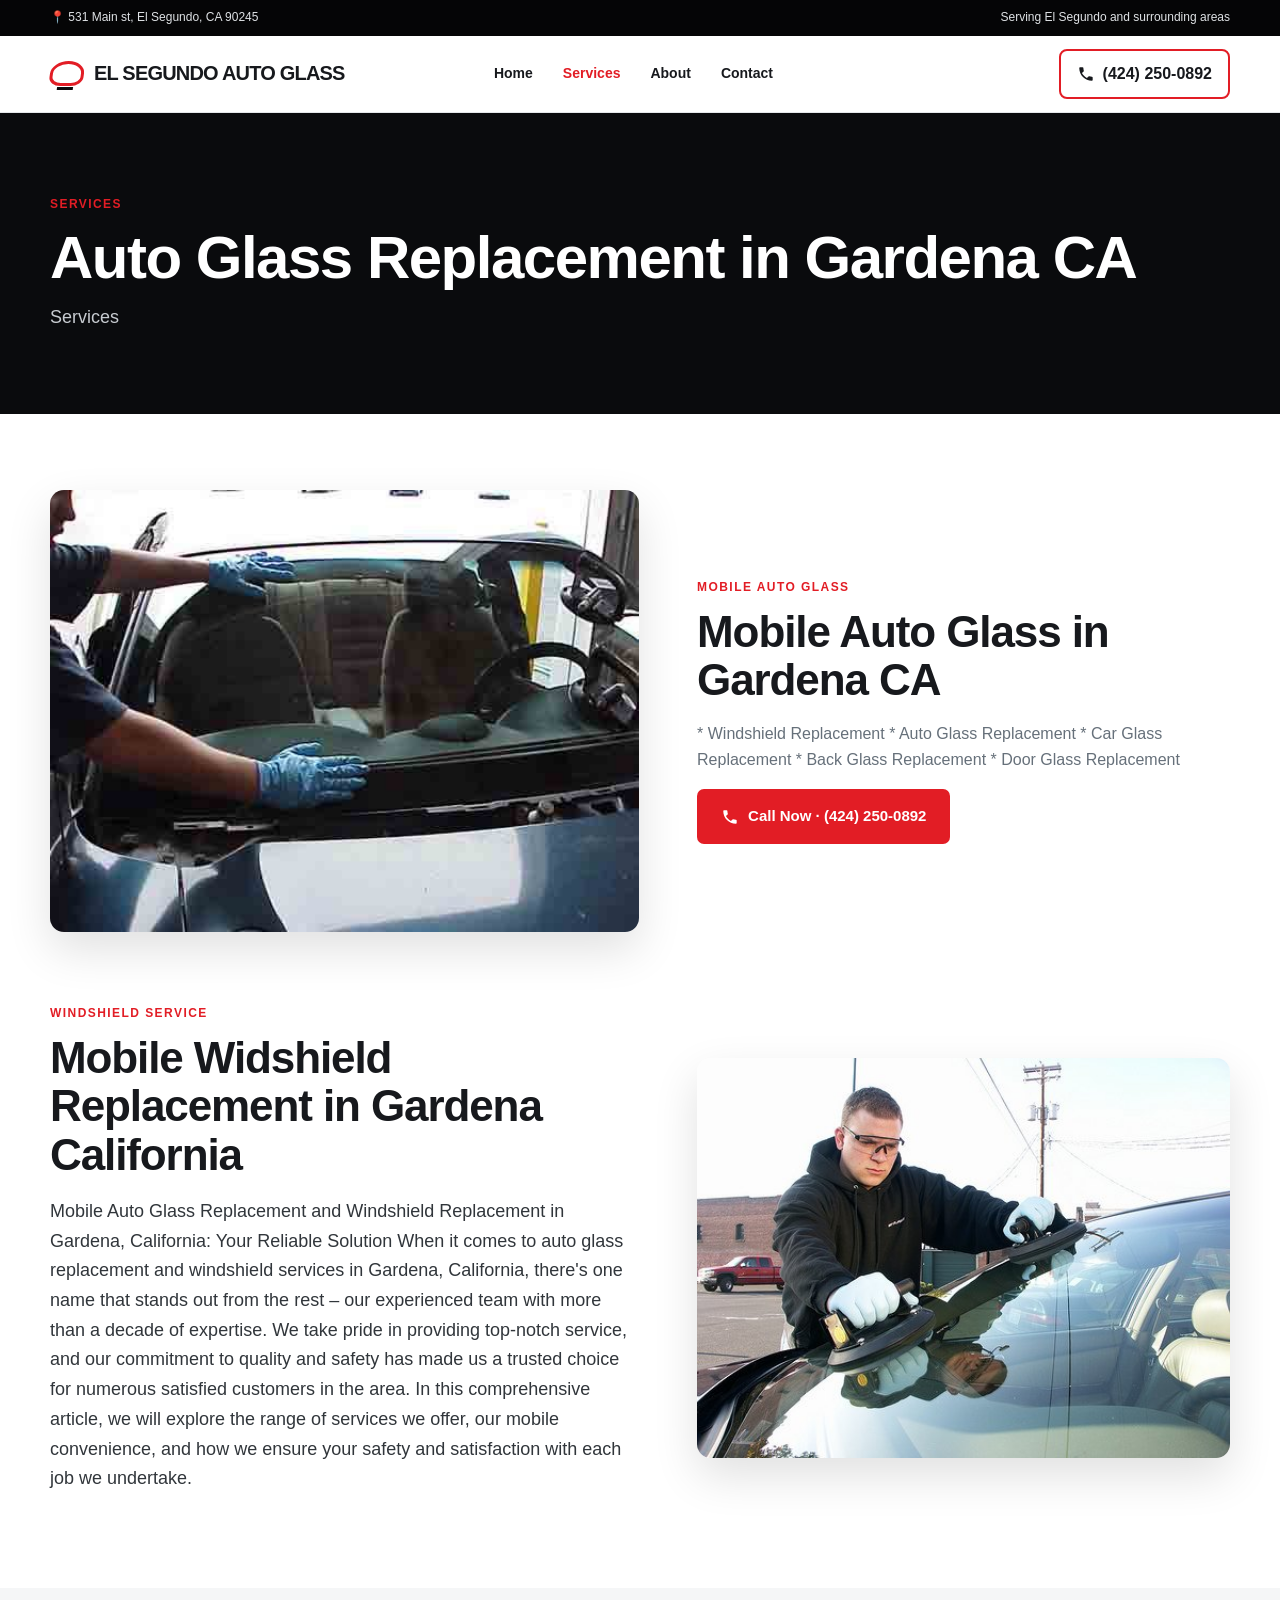
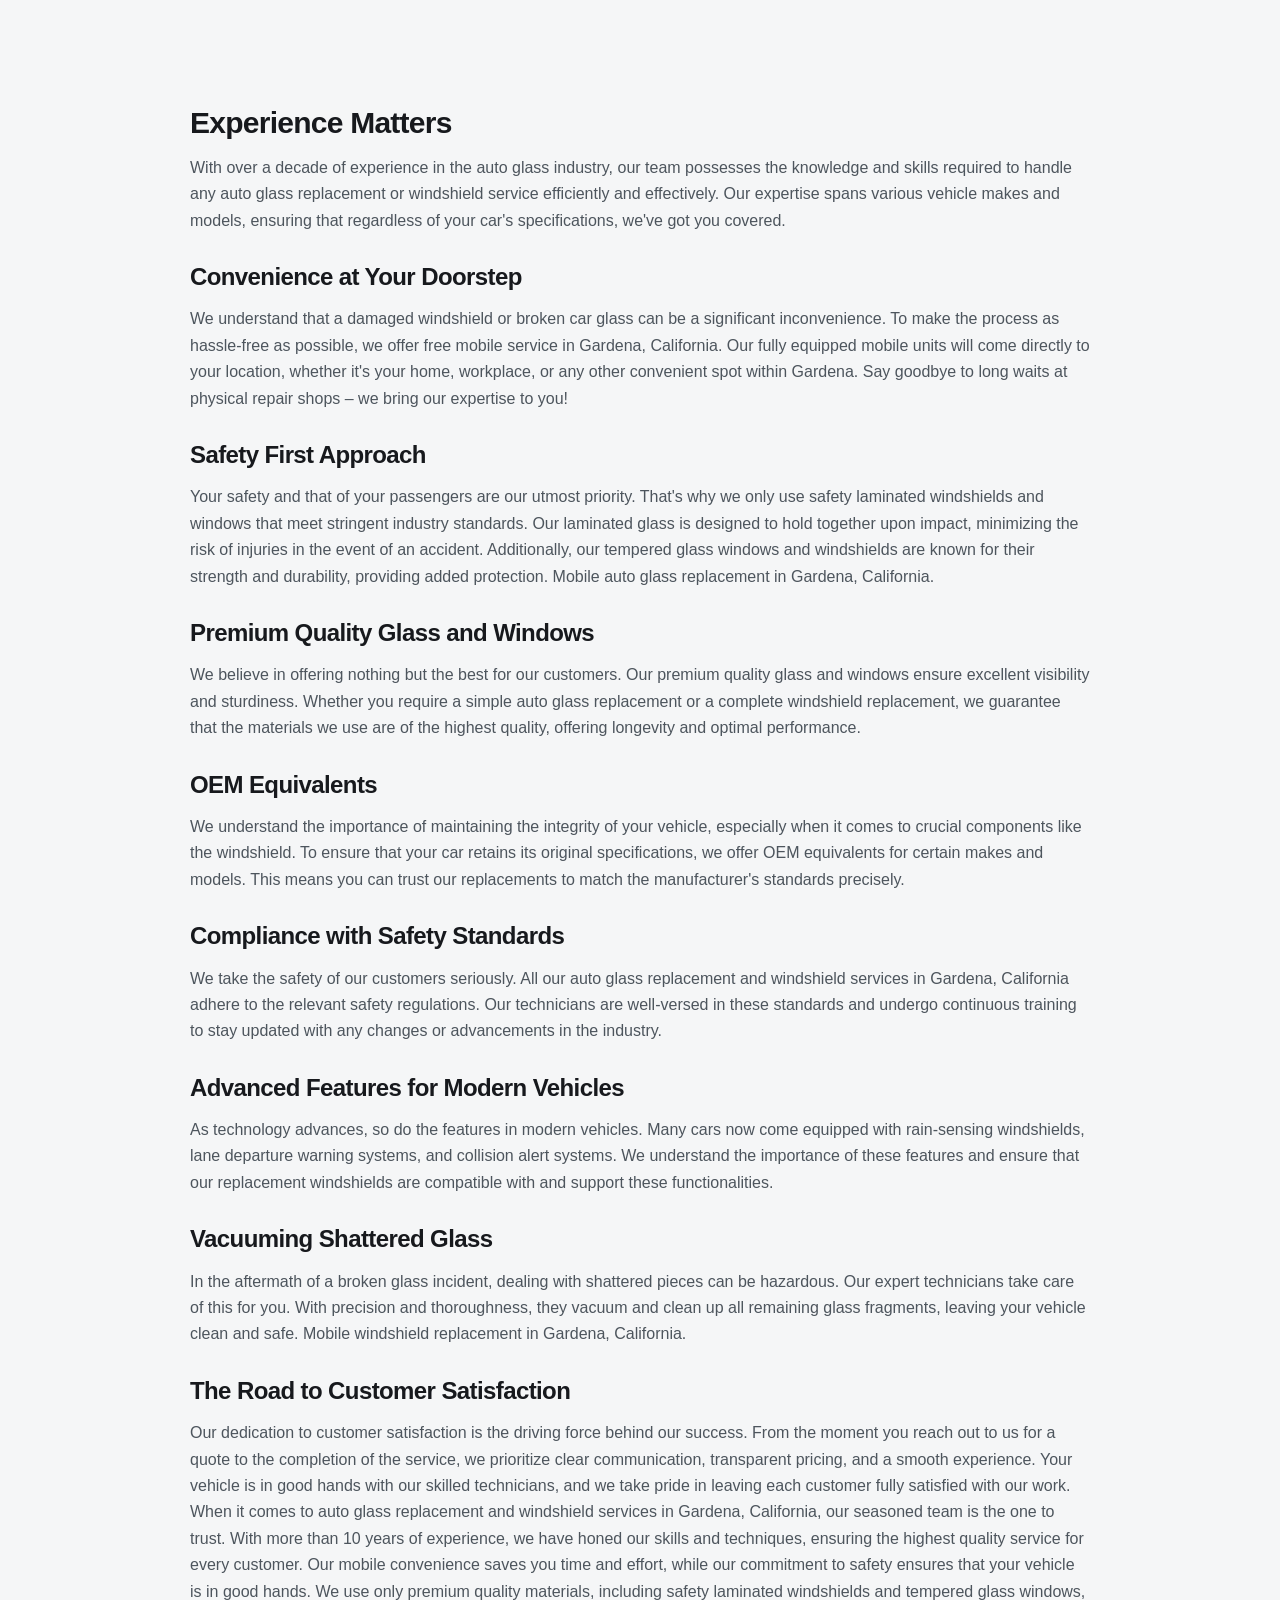
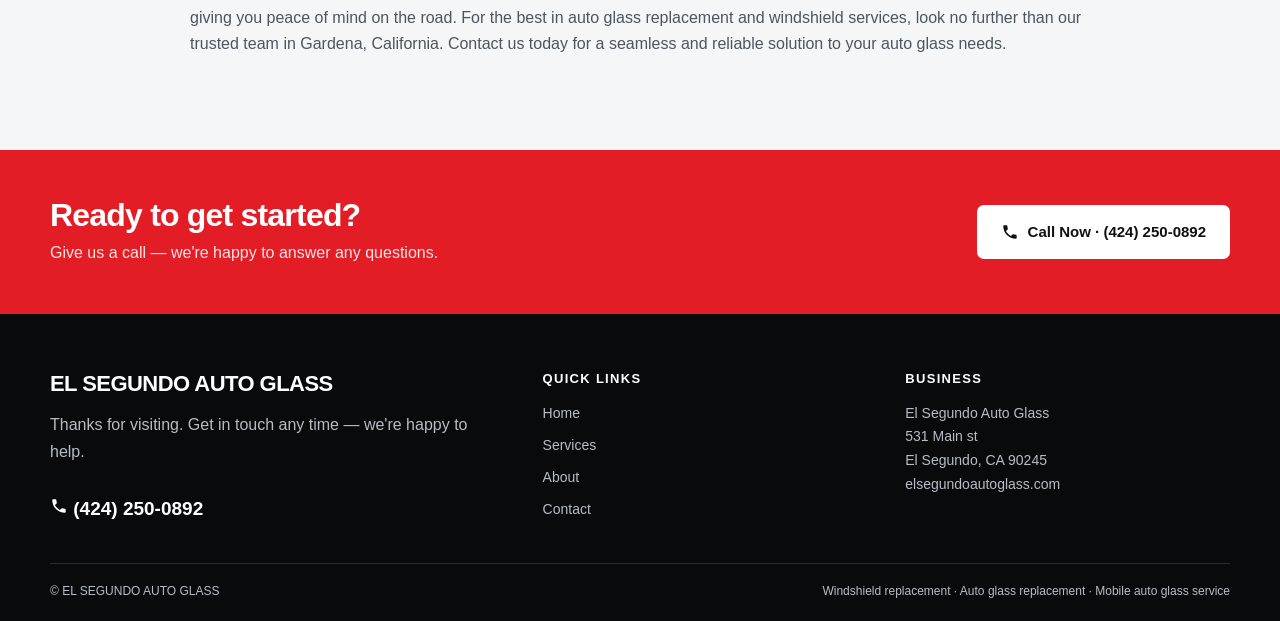
<file: services.html>
<!DOCTYPE html><html lang="en"><head><meta charset="utf-8"><meta name="viewport" content="width=device-width, initial-scale=1"><title>Mobile Auto Glass Replacement in Gardena Windshield Replacement in Gardena CA</title><meta name="description" content="We provide mobile auto glass replacement in Gardena, CA and nearby cities. Get a quote (424) 250-0892. We also offer mobile windshield replacement in Gardena, CA."><link rel="canonical" href="https://elsegundoautoglass.com/services"/><link rel="stylesheet" href="assets/redesign.css"></head><body><div class="topbar"><div class="container"><span>📍 531 Main st, El Segundo, CA 90245</span><span>Serving El Segundo and surrounding areas</span></div></div>
<header class="site-header"><div class="container header-inner">
<a href="index.html" class="brand"><span class="brand-mark" aria-hidden="true"></span>EL SEGUNDO AUTO GLASS</a>
<nav class="nav" aria-label="Primary navigation"><a href="index.html" class="">Home</a><a href="services.html" class="active">Services</a><a href="about.html" class="">About</a><a href="contact_us.html" class="">Contact</a></nav><div class="nav-backdrop"></div>
<a class="header-call" href="tel:4242500892"><svg aria-hidden="true" viewBox="0 0 24 24" width="18" height="18" fill="currentColor"><path d="M6.6 10.8c1.4 2.8 3.8 5.1 6.6 6.6l2.2-2.2c.3-.3.7-.4 1-.2 1.1.4 2.3.6 3.5.6.6 0 1 .4 1 1V20c0 .6-.4 1-1 1C10.6 21 3 13.4 3 4c0-.6.4-1 1-1h3.5c.6 0 1 .4 1 1 0 1.2.2 2.4.6 3.5.1.4 0 .8-.3 1L6.6 10.8z"/></svg><span>(424) 250-0892</span></a>
<button class="nav-toggle" aria-label="Open menu" aria-expanded="false"><span></span><span></span><span></span></button>
</div></header>
<section class="page-hero"><div class="container"><span class="eyebrow">Services</span><h1>Auto Glass Replacement in Gardena CA</h1><p>Services</p></div></section>
<section class="section"><div class="container">
<div class="split"><div class="split-media"><img src="images/glass-replacement.jpg" alt="Mobile Auto Glass in Gardena CA" loading="lazy"></div><div><span class="eyebrow">Mobile Auto Glass</span><h2>Mobile Auto Glass in Gardena CA</h2><p>* Windshield Replacement * Auto Glass Replacement * Car Glass Replacement * Back Glass Replacement * Door Glass Replacement</p><a class="btn btn-red" href="tel:4242500892"><svg aria-hidden="true" viewBox="0 0 24 24" width="18" height="18" fill="currentColor"><path d="M6.6 10.8c1.4 2.8 3.8 5.1 6.6 6.6l2.2-2.2c.3-.3.7-.4 1-.2 1.1.4 2.3.6 3.5.6.6 0 1 .4 1 1V20c0 .6-.4 1-1 1C10.6 21 3 13.4 3 4c0-.6.4-1 1-1h3.5c.6 0 1 .4 1 1 0 1.2.2 2.4.6 3.5.1.4 0 .8-.3 1L6.6 10.8z"/></svg> Call Now · (424) 250-0892</a></div></div>
<div class="split reverse" style="margin-top:72px"><div class="split-media"><img src="images/windshield-installation.jpg" alt="Mobile Widshield Replacement in Gardena California" loading="lazy"></div><div><span class="eyebrow">Windshield Service</span><h2>Mobile Widshield Replacement in Gardena California</h2><p class="lead">Mobile Auto Glass Replacement and Windshield Replacement in Gardena, California: Your Reliable Solution When it comes to auto glass replacement and windshield services in Gardena, California, there's one name that stands out from the rest – our experienced team with more than a decade of expertise. We take pride in providing top-notch service, and our commitment to quality and safety has made us a trusted choice for numerous satisfied customers in the area. In this comprehensive article, we will explore the range of services we offer, our mobile convenience, and how we ensure your safety and satisfaction with each job we undertake.</p></div></div>
</div></section>
<section class="section section-light"><div class="container article">
<h2>Experience Matters</h2><p>With over a decade of experience in the auto glass industry, our team possesses the knowledge and skills required to handle any auto glass replacement or windshield service efficiently and effectively. Our expertise spans various vehicle makes and models, ensuring that regardless of your car's specifications, we've got you covered.</p>
<h3>Convenience at Your Doorstep</h3><p>We understand that a damaged windshield or broken car glass can be a significant inconvenience. To make the process as hassle-free as possible, we offer free mobile service in Gardena, California. Our fully equipped mobile units will come directly to your location, whether it's your home, workplace, or any other convenient spot within Gardena. Say goodbye to long waits at physical repair shops – we bring our expertise to you!</p>
<h3>Safety First Approach</h3><p>Your safety and that of your passengers are our utmost priority. That's why we only use safety laminated windshields and windows that meet stringent industry standards. Our laminated glass is designed to hold together upon impact, minimizing the risk of injuries in the event of an accident. Additionally, our tempered glass windows and windshields are known for their strength and durability, providing added protection. Mobile auto glass replacement in Gardena, California.</p>
<h3>Premium Quality Glass and Windows</h3><p>We believe in offering nothing but the best for our customers. Our premium quality glass and windows ensure excellent visibility and sturdiness. Whether you require a simple auto glass replacement or a complete windshield replacement, we guarantee that the materials we use are of the highest quality, offering longevity and optimal performance.</p>
<h3>OEM Equivalents</h3><p>We understand the importance of maintaining the integrity of your vehicle, especially when it comes to crucial components like the windshield. To ensure that your car retains its original specifications, we offer OEM equivalents for certain makes and models. This means you can trust our replacements to match the manufacturer's standards precisely.</p>
<h3>Compliance with Safety Standards</h3><p>We take the safety of our customers seriously. All our auto glass replacement and windshield services in Gardena, California adhere to the relevant safety regulations. Our technicians are well-versed in these standards and undergo continuous training to stay updated with any changes or advancements in the industry.</p>
<h3>Advanced Features for Modern Vehicles</h3><p>As technology advances, so do the features in modern vehicles. Many cars now come equipped with rain-sensing windshields, lane departure warning systems, and collision alert systems. We understand the importance of these features and ensure that our replacement windshields are compatible with and support these functionalities.</p>
<h3>Vacuuming Shattered Glass</h3><p>In the aftermath of a broken glass incident, dealing with shattered pieces can be hazardous. Our expert technicians take care of this for you. With precision and thoroughness, they vacuum and clean up all remaining glass fragments, leaving your vehicle clean and safe. Mobile windshield replacement in Gardena, California.</p>
<h3>The Road to Customer Satisfaction</h3><p>Our dedication to customer satisfaction is the driving force behind our success. From the moment you reach out to us for a quote to the completion of the service, we prioritize clear communication, transparent pricing, and a smooth experience. Your vehicle is in good hands with our skilled technicians, and we take pride in leaving each customer fully satisfied with our work. When it comes to auto glass replacement and windshield services in Gardena, California, our seasoned team is the one to trust. With more than 10 years of experience, we have honed our skills and techniques, ensuring the highest quality service for every customer. Our mobile convenience saves you time and effort, while our commitment to safety ensures that your vehicle is in good hands. We use only premium quality materials, including safety laminated windshields and tempered glass windows, giving you peace of mind on the road. For the best in auto glass replacement and windshield services, look no further than our trusted team in Gardena, California. Contact us today for a seamless and reliable solution to your auto glass needs.</p>
</div></section>
<section class="cta"><div class="container cta-inner"><div><h2>Ready to get started?</h2><p>Give us a call — we're happy to answer any questions.</p></div><a class="btn btn-light" href="tel:4242500892"><svg aria-hidden="true" viewBox="0 0 24 24" width="18" height="18" fill="currentColor"><path d="M6.6 10.8c1.4 2.8 3.8 5.1 6.6 6.6l2.2-2.2c.3-.3.7-.4 1-.2 1.1.4 2.3.6 3.5.6.6 0 1 .4 1 1V20c0 .6-.4 1-1 1C10.6 21 3 13.4 3 4c0-.6.4-1 1-1h3.5c.6 0 1 .4 1 1 0 1.2.2 2.4.6 3.5.1.4 0 .8-.3 1L6.6 10.8z"/></svg> Call Now · (424) 250-0892</a></div></section>
<footer class="site-footer"><div class="container"><div class="footer-grid">
<div class="footer-brand"><h3>EL SEGUNDO AUTO GLASS</h3><p>Thanks for visiting. Get in touch any time — we're happy to help.</p><a class="footer-phone" href="tel:4242500892"><svg aria-hidden="true" viewBox="0 0 24 24" width="18" height="18" fill="currentColor"><path d="M6.6 10.8c1.4 2.8 3.8 5.1 6.6 6.6l2.2-2.2c.3-.3.7-.4 1-.2 1.1.4 2.3.6 3.5.6.6 0 1 .4 1 1V20c0 .6-.4 1-1 1C10.6 21 3 13.4 3 4c0-.6.4-1 1-1h3.5c.6 0 1 .4 1 1 0 1.2.2 2.4.6 3.5.1.4 0 .8-.3 1L6.6 10.8z"/></svg> (424) 250-0892</a></div>
<div><h4>Quick Links</h4><div class="footer-links"><a href="index.html">Home</a><a href="services.html">Services</a><a href="about.html">About</a><a href="contact_us.html">Contact</a></div></div>
<div><h4>Business</h4><div class="footer-address">El Segundo Auto Glass<br>531 Main st<br>El Segundo, CA 90245<br><a href="https://elsegundoautoglass.com">elsegundoautoglass.com</a></div></div>
</div><div class="footer-bottom"><span>&copy; EL SEGUNDO AUTO GLASS</span><span>Windshield replacement · Auto glass replacement · Mobile auto glass service</span></div></div></footer><script src="assets/redesign.js"></script></body></html>
</file>
<file: assets/redesign.css>
:root{
  --red:#e21d25; --red-dark:#b9141b; --black:#0a0b0d; --ink:#17191d;
  --muted:#66707a; --light:#f5f6f7; --white:#fff; --line:#e5e7ea;
  --max:1180px; --radius:14px; --shadow:0 18px 45px rgba(0,0,0,.12);
}
*{box-sizing:border-box}
html{scroll-behavior:smooth;-webkit-text-size-adjust:100%}
body{margin:0;font-family:Arial,Helvetica,sans-serif;color:var(--ink);line-height:1.65;background:#fff;overflow-x:hidden}
img{display:block;max-width:100%;height:auto}
a{text-decoration:none;color:inherit}
button{font:inherit}
.container{width:min(var(--max),calc(100% - 40px));margin:auto}
.section{padding:76px 0}.section-dark{background:var(--black);color:#fff}.section-light{background:var(--light)}
.eyebrow{display:block;color:var(--red);font-weight:800;letter-spacing:.12em;text-transform:uppercase;font-size:12px;margin-bottom:10px}
.section-head{max-width:760px;margin:0 auto 42px;text-align:center}.section-head h2{margin:0 0 12px;font-size:clamp(30px,4vw,44px);line-height:1.08;letter-spacing:-.03em}.section-head p{margin:0;color:var(--muted);font-size:17px}
h1,h2,h3,h4{line-height:1.1;letter-spacing:-.025em}h1,h2,h3{margin-top:0}
.topbar{background:#050506;color:#dfe2e5;font-size:12px}.topbar .container{display:flex;justify-content:space-between;gap:20px;padding:8px 0}
.site-header{position:sticky;top:0;z-index:1000;background:rgba(255,255,255,.97);backdrop-filter:blur(10px);border-bottom:1px solid var(--line)}
.header-inner{min-height:76px;display:flex;align-items:center;justify-content:space-between;gap:20px}
.brand{display:flex;align-items:center;gap:10px;font-weight:900;font-size:20px;letter-spacing:-.04em;white-space:nowrap}
.brand-mark{width:34px;height:25px;border:3px solid var(--red);border-radius:60% 60% 42% 42%;position:relative;transform:skew(-8deg)}
.brand-mark:after{content:"";position:absolute;width:16px;height:3px;background:var(--black);bottom:-7px;left:6px}
.nav{display:flex;align-items:center;gap:4px}.nav a{padding:12px 13px;font-size:14px;font-weight:700}.nav a:hover,.nav a.active{color:var(--red)}
.header-call{display:inline-flex;align-items:center;gap:8px;border:2px solid var(--red);padding:10px 16px;border-radius:8px;font-weight:900;white-space:nowrap}.header-call:hover{background:var(--red);color:#fff}
.nav-toggle{display:none;border:0;background:var(--black);color:#fff;width:44px;height:44px;border-radius:8px;cursor:pointer}
.nav-toggle span{display:block;width:20px;height:2px;background:#fff;margin:4px auto}
@media(max-width:980px){
  body.nav-open{overflow:hidden}
  .site-header{z-index:2000}
  .nav{position:fixed;inset:0 0 0 auto;width:min(360px,calc(100vw - 56px));height:100dvh;min-height:100vh;margin:0;background:#fff;opacity:1;visibility:visible;box-shadow:-18px 0 50px rgba(0,0,0,.28);display:flex;flex-direction:column;align-items:stretch;justify-content:flex-start;gap:0;padding:92px 24px 32px;overflow-y:auto;-webkit-overflow-scrolling:touch;transform:translate3d(110%,0,0);transition:transform .25s ease;z-index:3000}
  .nav a{display:block;width:100%;flex:0 0 auto;padding:18px 10px;color:#17191d;background:#fff;border-bottom:1px solid var(--line);font-size:17px;font-weight:800;line-height:1.25;opacity:1;visibility:visible}
  .nav a:first-child{border-top:1px solid var(--line)}
  .nav a:hover,.nav a.active{color:var(--red);background:#fff}
  .nav-open .nav{transform:translate3d(0,0,0)}
  .nav-backdrop{position:fixed;inset:0;width:100vw;height:100dvh;background:rgba(0,0,0,.58);display:block;visibility:hidden;opacity:0;pointer-events:none;z-index:2500;transition:opacity .2s ease,visibility .2s ease}
  .nav-open .nav-backdrop{visibility:visible;opacity:1;pointer-events:auto}
  .nav-toggle{display:block;position:relative;z-index:4000;flex:0 0 auto}
  .header-call{margin-left:auto}.header-call span{display:none}
}
@media(max-width:560px){.nav{width:min(360px,calc(100vw - 28px));padding:84px 18px 28px}.nav a{padding:17px 10px}}
@media(max-width:560px){.container{width:min(var(--max),calc(100% - 28px))}.topbar .container{font-size:11px}.topbar .container span:last-child{display:none}.header-inner{min-height:68px}.brand{font-size:16px}.brand-mark{width:29px;height:22px}.header-call{width:42px;height:42px;padding:0;justify-content:center}.header-call svg{width:18px}.section{padding:58px 0}}

.hero{position:relative;min-height:640px;display:flex;align-items:center;color:#fff;background:#090a0c center/cover no-repeat url("../images/hero-wide.webp")}
.hero:before{content:"";position:absolute;inset:0;background:linear-gradient(90deg,rgba(0,0,0,.9) 0%,rgba(0,0,0,.66) 45%,rgba(0,0,0,.18) 100%)}
.hero-inner{position:relative;z-index:1;padding:90px 0;width:100%}.hero-copy{max-width:650px}.hero h1{font-size:clamp(42px,6vw,72px);margin:0 0 20px;letter-spacing:-.05em}.hero p{font-size:19px;color:#e6e8ea;max-width:620px;margin:0 0 28px}.hero-actions{display:flex;flex-wrap:wrap;gap:12px}.btn{display:inline-flex;align-items:center;justify-content:center;gap:9px;min-height:50px;padding:13px 22px;border-radius:7px;font-weight:900;font-size:15px;border:2px solid transparent;cursor:pointer}.btn-red{background:var(--red);color:#fff}.btn-red:hover{background:var(--red-dark)}.btn-light{background:#fff;color:#111}.btn-outline{border-color:#fff;color:#fff}.btn-outline:hover{background:#fff;color:#111}
.hero-meta{position:absolute;left:0;right:0;bottom:0;background:rgba(0,0,0,.88);z-index:2}.hero-meta .container{display:grid;grid-template-columns:repeat(4,1fr)}.meta-item{padding:18px 20px;border-right:1px solid #37383a}.meta-item:last-child{border:0}.meta-item strong{display:block;font-size:14px;color:#fff}.meta-item span{font-size:12px;color:#b9bec4}
@media(max-width:760px){.hero{min-height:650px;background-position:62% center}.hero:before{background:linear-gradient(180deg,rgba(0,0,0,.72),rgba(0,0,0,.82))}.hero-inner{padding:80px 0 145px}.hero h1{font-size:43px}.hero p{font-size:17px}.hero-meta .container{grid-template-columns:1fr 1fr}.meta-item{padding:14px}.meta-item:nth-child(2){border-right:0}.meta-item:nth-child(-n+2){border-bottom:1px solid #37383a}}

.cards{display:grid;grid-template-columns:repeat(3,1fr);gap:22px}.card{background:#fff;border:1px solid var(--line);border-radius:var(--radius);overflow:hidden;box-shadow:0 8px 24px rgba(0,0,0,.06);transition:.2s}.card:hover{transform:translateY(-4px);box-shadow:var(--shadow)}.card-media{aspect-ratio:16/10;overflow:hidden}.card-media img{width:100%;height:100%;object-fit:cover}.card-body{padding:24px}.card h3{font-size:22px;margin:0 0 8px}.card p{margin:0;color:var(--muted);font-size:15px}.card-link{display:inline-block;color:var(--red);font-weight:900;margin-top:16px;font-size:14px}
@media(max-width:820px){.cards{grid-template-columns:1fr 1fr}}@media(max-width:560px){.cards{grid-template-columns:1fr}}

.split{display:grid;grid-template-columns:1.05fr .95fr;gap:58px;align-items:center}.split.reverse .split-media{order:2}.split-media img{width:100%;aspect-ratio:4/3;object-fit:cover;border-radius:var(--radius);box-shadow:var(--shadow)}.split h2{font-size:clamp(30px,4vw,44px);margin-bottom:15px}.split p{color:var(--muted);font-size:16px}.split .lead{font-size:18px;color:#31363b}
@media(max-width:800px){.split,.split.reverse{grid-template-columns:1fr;gap:28px}.split.reverse .split-media{order:0}}

.check-grid{display:grid;grid-template-columns:repeat(2,1fr);gap:12px 28px;margin:24px 0 0;padding:0;list-style:none}.check-grid li{position:relative;padding-left:28px;font-weight:700}.check-grid li:before{content:"✓";position:absolute;left:0;top:0;color:var(--red);font-weight:900}
.article{max-width:900px;margin:auto}.article h2{font-size:30px;margin:42px 0 12px}.article h3{font-size:24px;margin:30px 0 10px}.article p{color:#4d555d;font-size:16px}.article .article-intro{font-size:19px;color:#30363b}
.page-hero{background:var(--black);color:#fff;padding:82px 0}.page-hero h1{font-size:clamp(38px,5vw,60px);margin:0 0 12px}.page-hero p{margin:0;color:#c7cbd0;max-width:720px;font-size:18px}
.contact-grid{display:grid;grid-template-columns:.85fr 1.15fr;gap:28px}.contact-card{background:var(--light);border-radius:var(--radius);padding:32px}.contact-card h2{font-size:30px}.contact-list{display:grid;gap:15px;margin-top:22px}.contact-list a,.contact-list div{padding:15px;background:#fff;border:1px solid var(--line);border-radius:9px;font-weight:800}.contact-list small{display:block;color:var(--muted);font-weight:500;margin-top:2px}.message-card{padding:32px;border:1px solid var(--line);border-radius:var(--radius)}.message-card h2{font-size:30px}.map-box{margin-top:24px;border-radius:12px;background:#111;color:#fff;padding:28px}.map-box a{color:#fff;text-decoration:underline}
@media(max-width:800px){.contact-grid{grid-template-columns:1fr}}

.cta{background:var(--red);color:#fff;padding:48px 0}.cta-inner{display:flex;align-items:center;justify-content:space-between;gap:25px}.cta h2{margin:0 0 7px;font-size:32px}.cta p{margin:0;color:#ffe4e4}.cta .btn-light{color:#111}
@media(max-width:650px){.cta-inner{flex-direction:column;align-items:flex-start}}

.site-footer{background:#090a0c;color:#b7bdc4;padding:58px 0 20px}.footer-grid{display:grid;grid-template-columns:1.4fr 1fr 1fr;gap:38px}.footer-brand h3{color:#fff;font-size:22px;margin:0 0 10px}.site-footer h4{color:#fff;font-size:13px;text-transform:uppercase;letter-spacing:.1em;margin:0 0 15px}.footer-links{display:grid;gap:9px;font-size:14px}.footer-links a:hover{color:#fff}.footer-address{font-size:14px;line-height:1.7}.footer-phone{display:inline-block;color:#fff;font-size:19px;font-weight:900;margin-top:12px}.footer-bottom{border-top:1px solid #292c30;margin-top:38px;padding-top:18px;font-size:12px;display:flex;justify-content:space-between;gap:15px;flex-wrap:wrap}
@media(max-width:720px){.footer-grid{grid-template-columns:1fr 1fr}}@media(max-width:520px){.footer-grid{grid-template-columns:1fr}}
.notfound{text-align:center;padding:110px 0}.notfound h1{font-size:100px;margin:0;color:var(--red)}.notfound p{color:var(--muted);font-size:18px}


/* Embedded universal auto glass quote form */
.contact-grid > * {
  min-width: 0;
}

.quote-form-card {
  min-width: 0;
  overflow: hidden;
}

.quote-form-card .quote-form-intro {
  color: var(--muted);
  margin-bottom: 22px;
}

.quote-iframe-wrap {
  width: 100%;
  max-width: 100%;
  min-width: 0;
  overflow: hidden;
  border-radius: 12px;
}

.quote-iframe-wrap iframe {
  display: block;
  width: 100%;
  max-width: 100%;
  min-width: 0;
  height: 1550px;
  border: 0;
  margin: 0;
}

@media (max-width: 800px) {
  .quote-form-card {
    padding: 24px;
  }

  .quote-iframe-wrap iframe {
    height: 1600px;
  }
}

@media (max-width: 480px) {
  .quote-form-card {
    padding: 18px;
  }

  .quote-iframe-wrap iframe {
    height: 1680px;
  }
}
</file>
